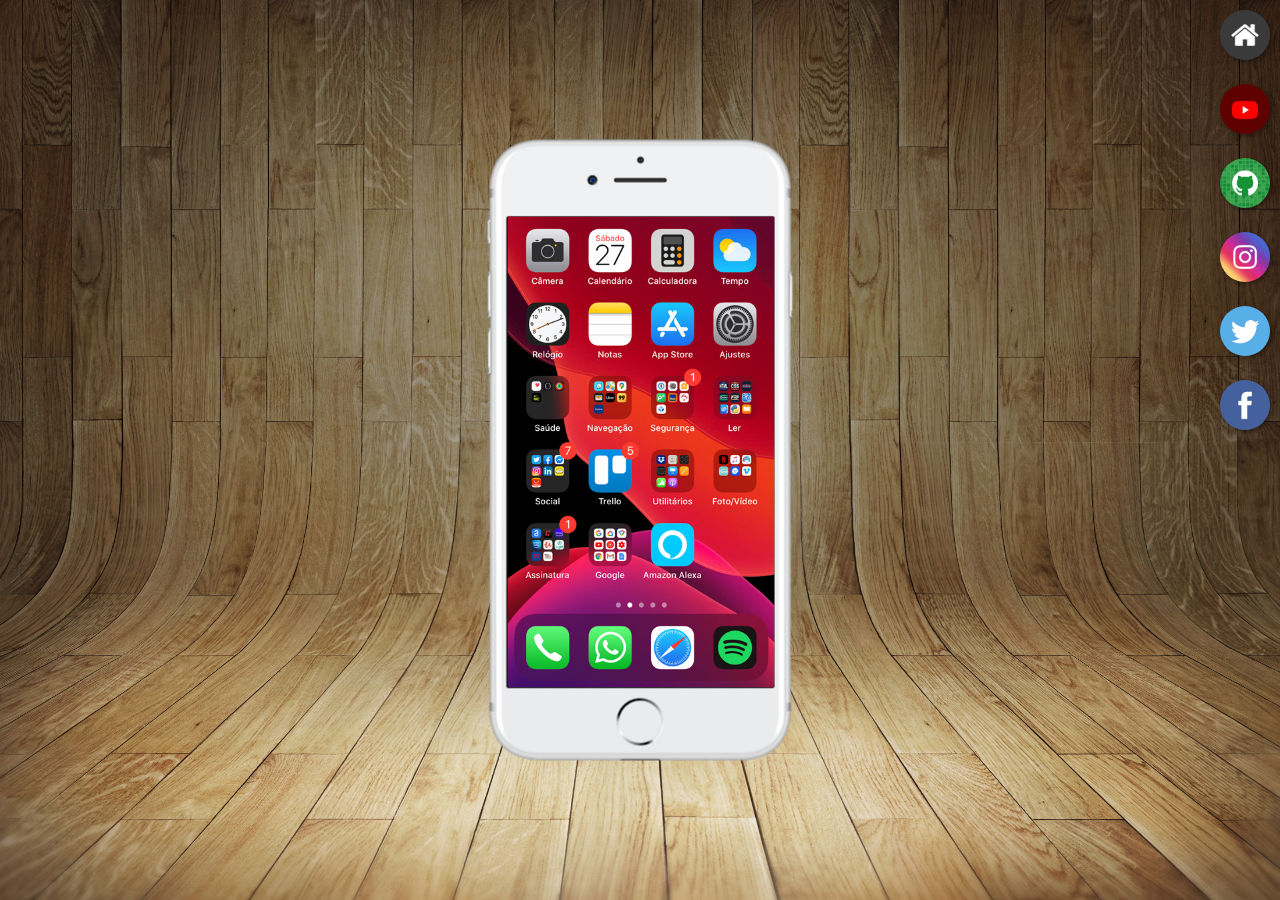
<file: index.html>
<!DOCTYPE html>
<html lang="pt-br">
<head>
    <meta charset="UTF-8">
    <meta name="viewport" content="width=device-width, initial-scale=1.0">
    <link rel="shortcut icon" href="favicon.ico" type="image/x-icon">
    <link rel="stylesheet" href="style.css">
    <title>Projeto Redes Sociais</title>
</head>
<body>
    <main>
        <section id="telefone">
            <iframe src="home.html" name="tela" id="tela" frameborder="0">
                Seu navegador não é compatível com isso.
            </iframe>
        </section>

        <section id="redes-sociais">
            <a href="home.html" target="tela"><img src="imagens/logo-home.jpg" alt="Home"></a><br>
            <a href="youtube.html" target="tela"><img src="imagens/logo-youtube.jpg" alt="Youtube"></a><br>
            <a href="github.html" target="tela"><img src="imagens/logo-github.jpg" alt="GitHub"></a><br>
            <a href="instagram.html" target="tela"><img src="imagens/logo-instagram.jpg" alt="Instagram"></a><br>
            <a href="twitter.html" target="tela"><img src="imagens/logo-twitter.jpg" alt="Twitter"></a><br>
            <a href="facebook.html" target="tela"><img src="imagens/logo-facebook.jpg" alt="Facebook"></a>
        </section>
    </main>
</body>
</html>
</file>
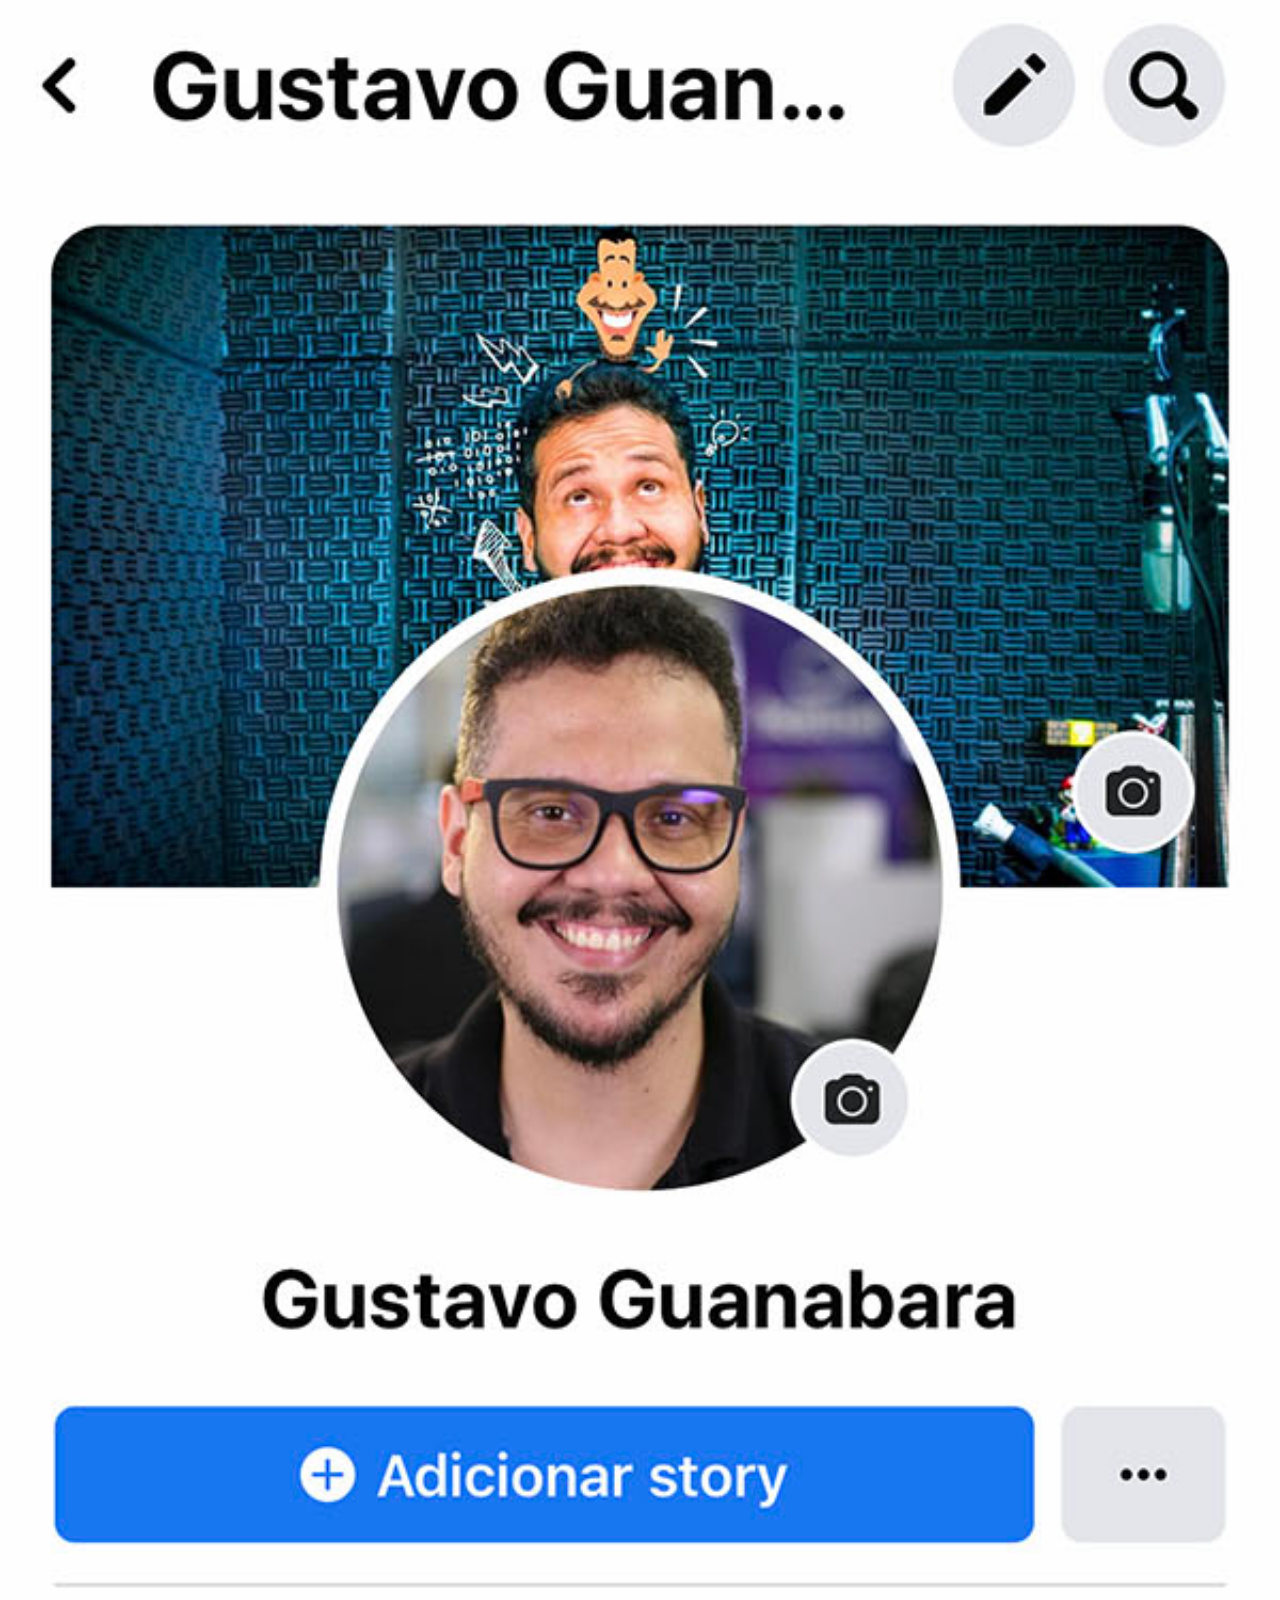
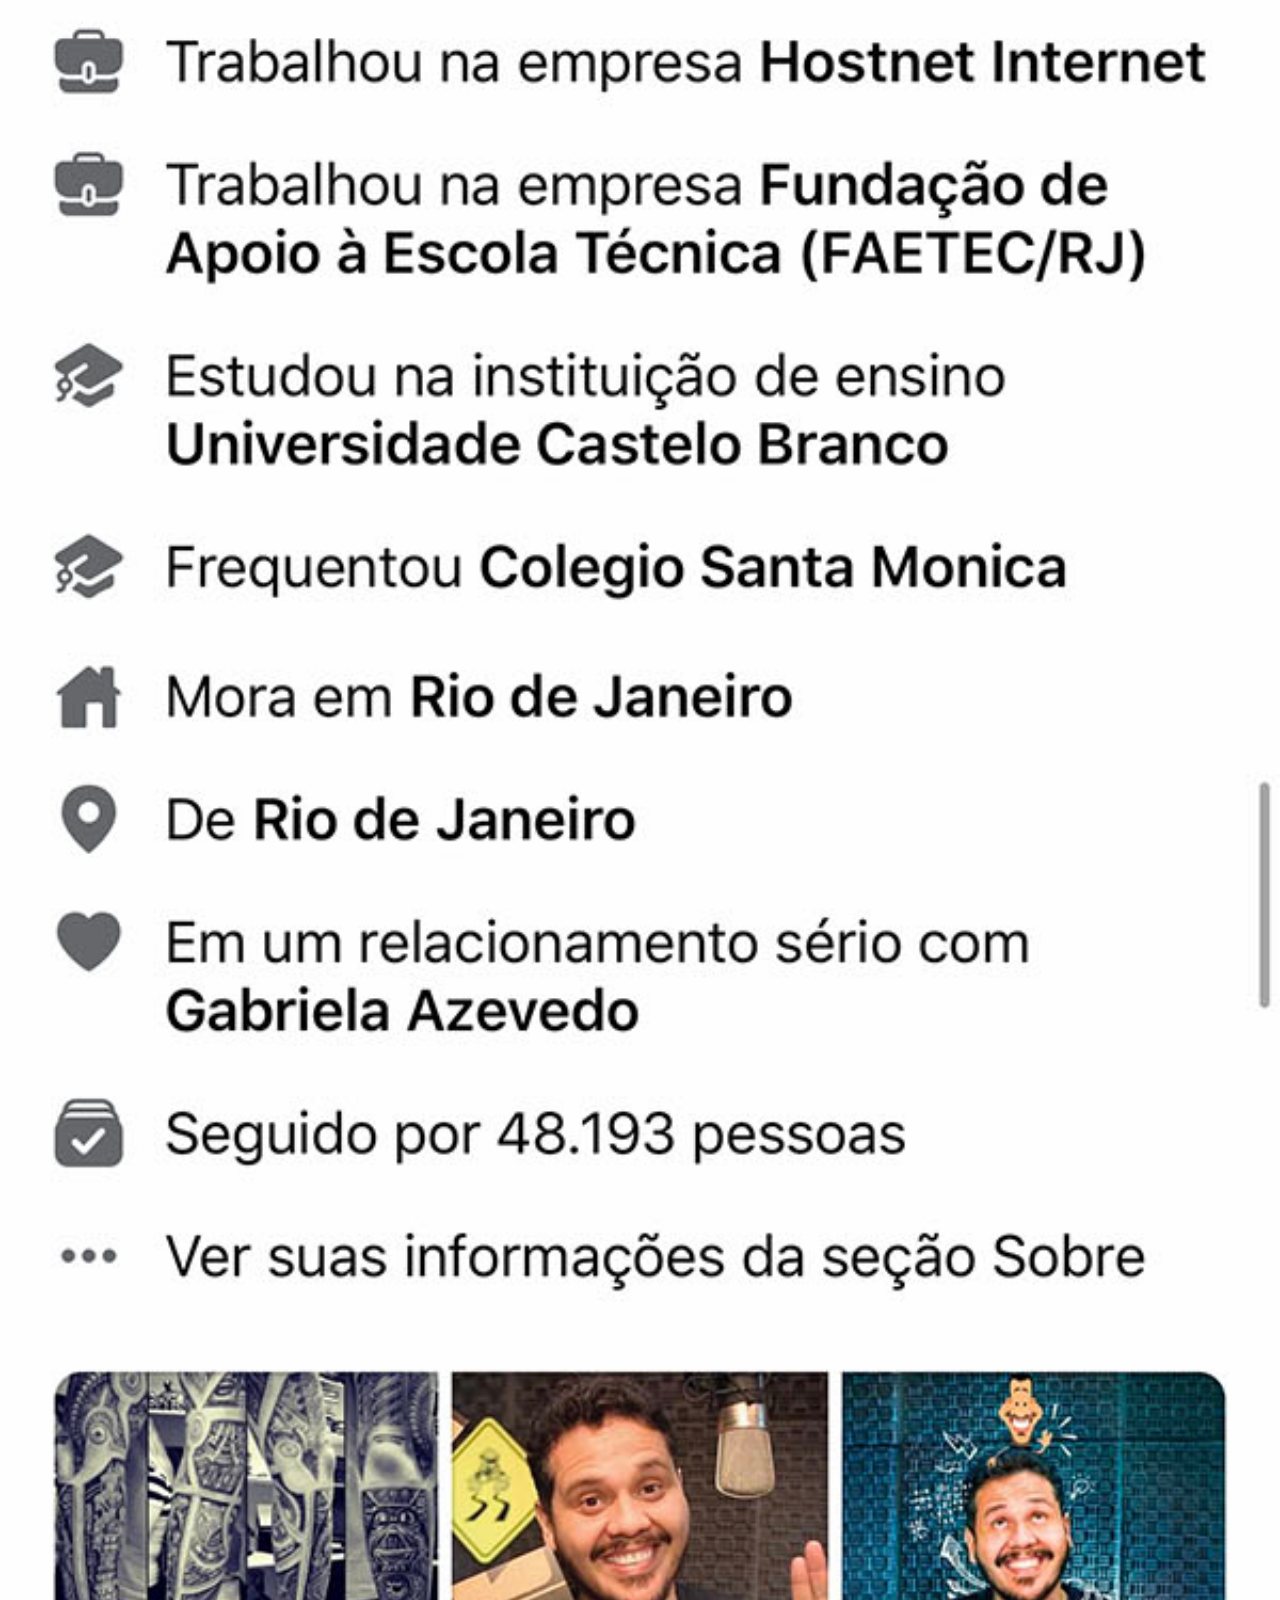
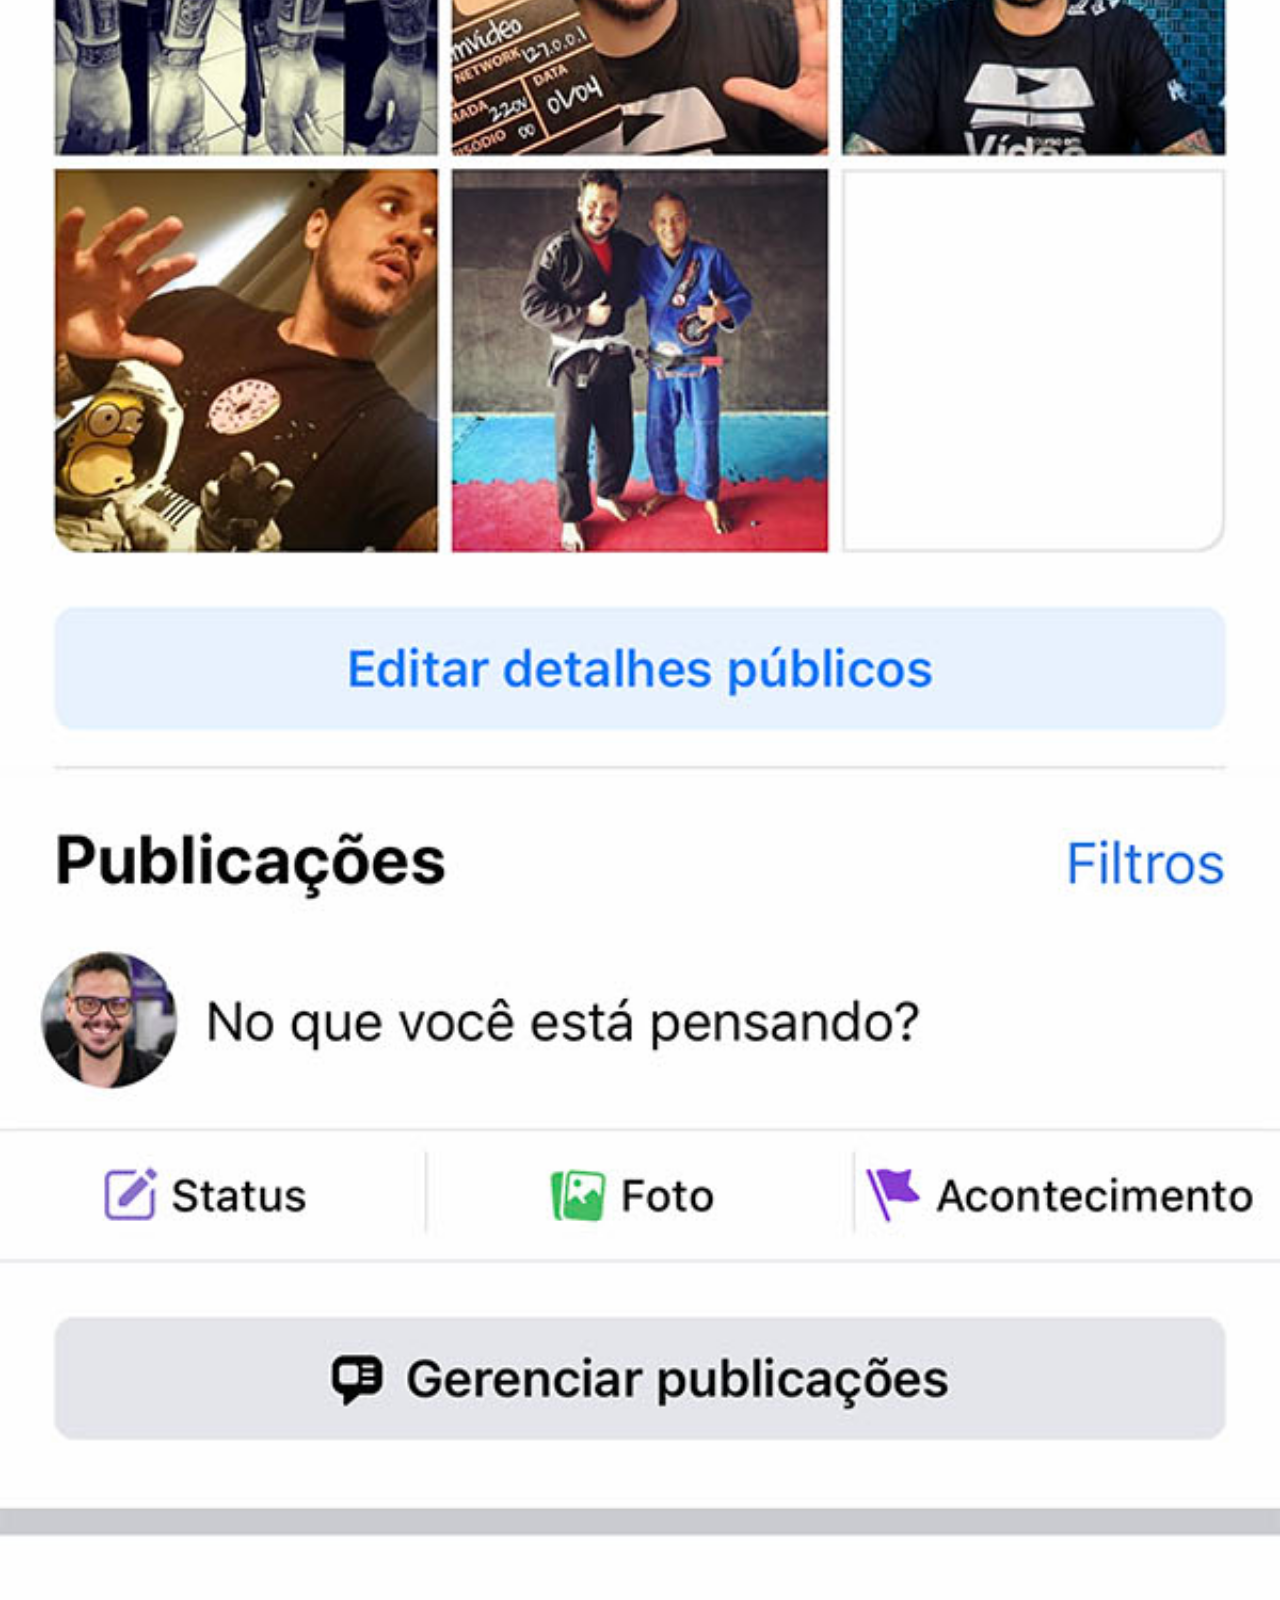
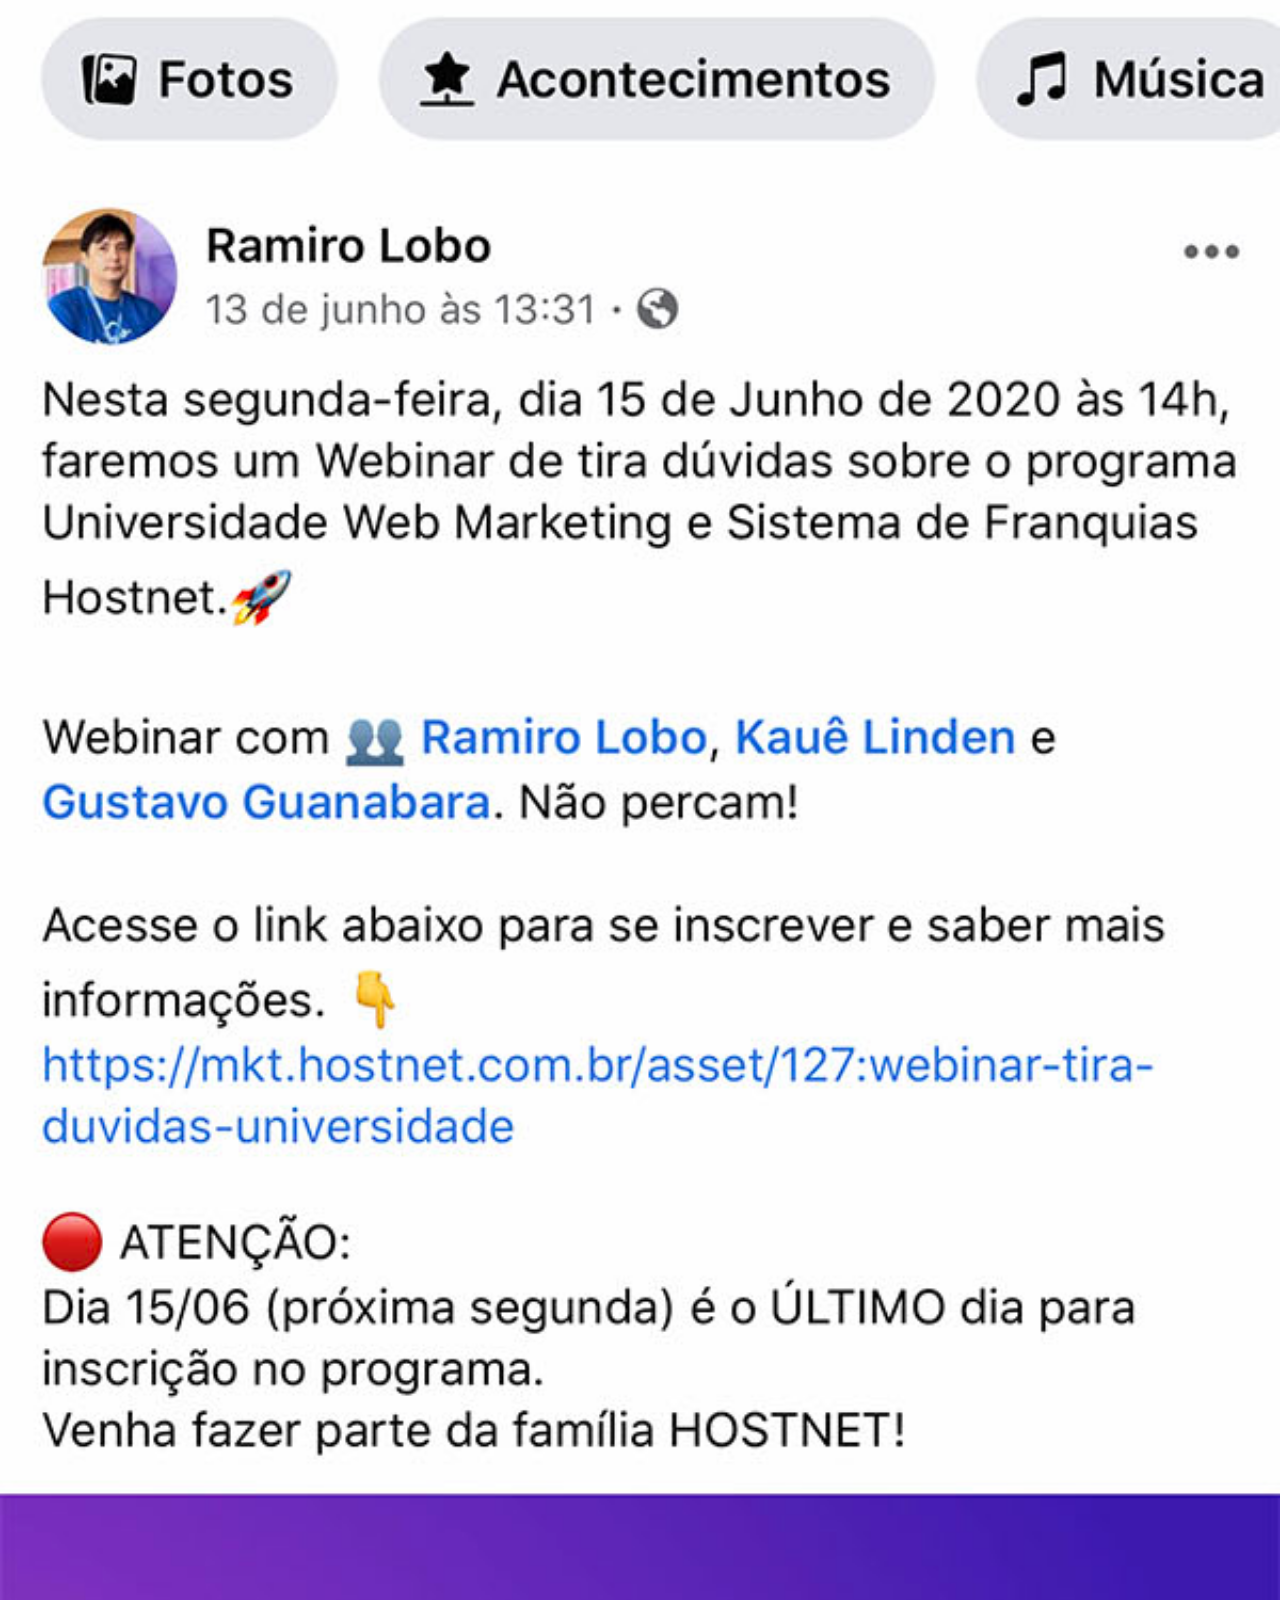
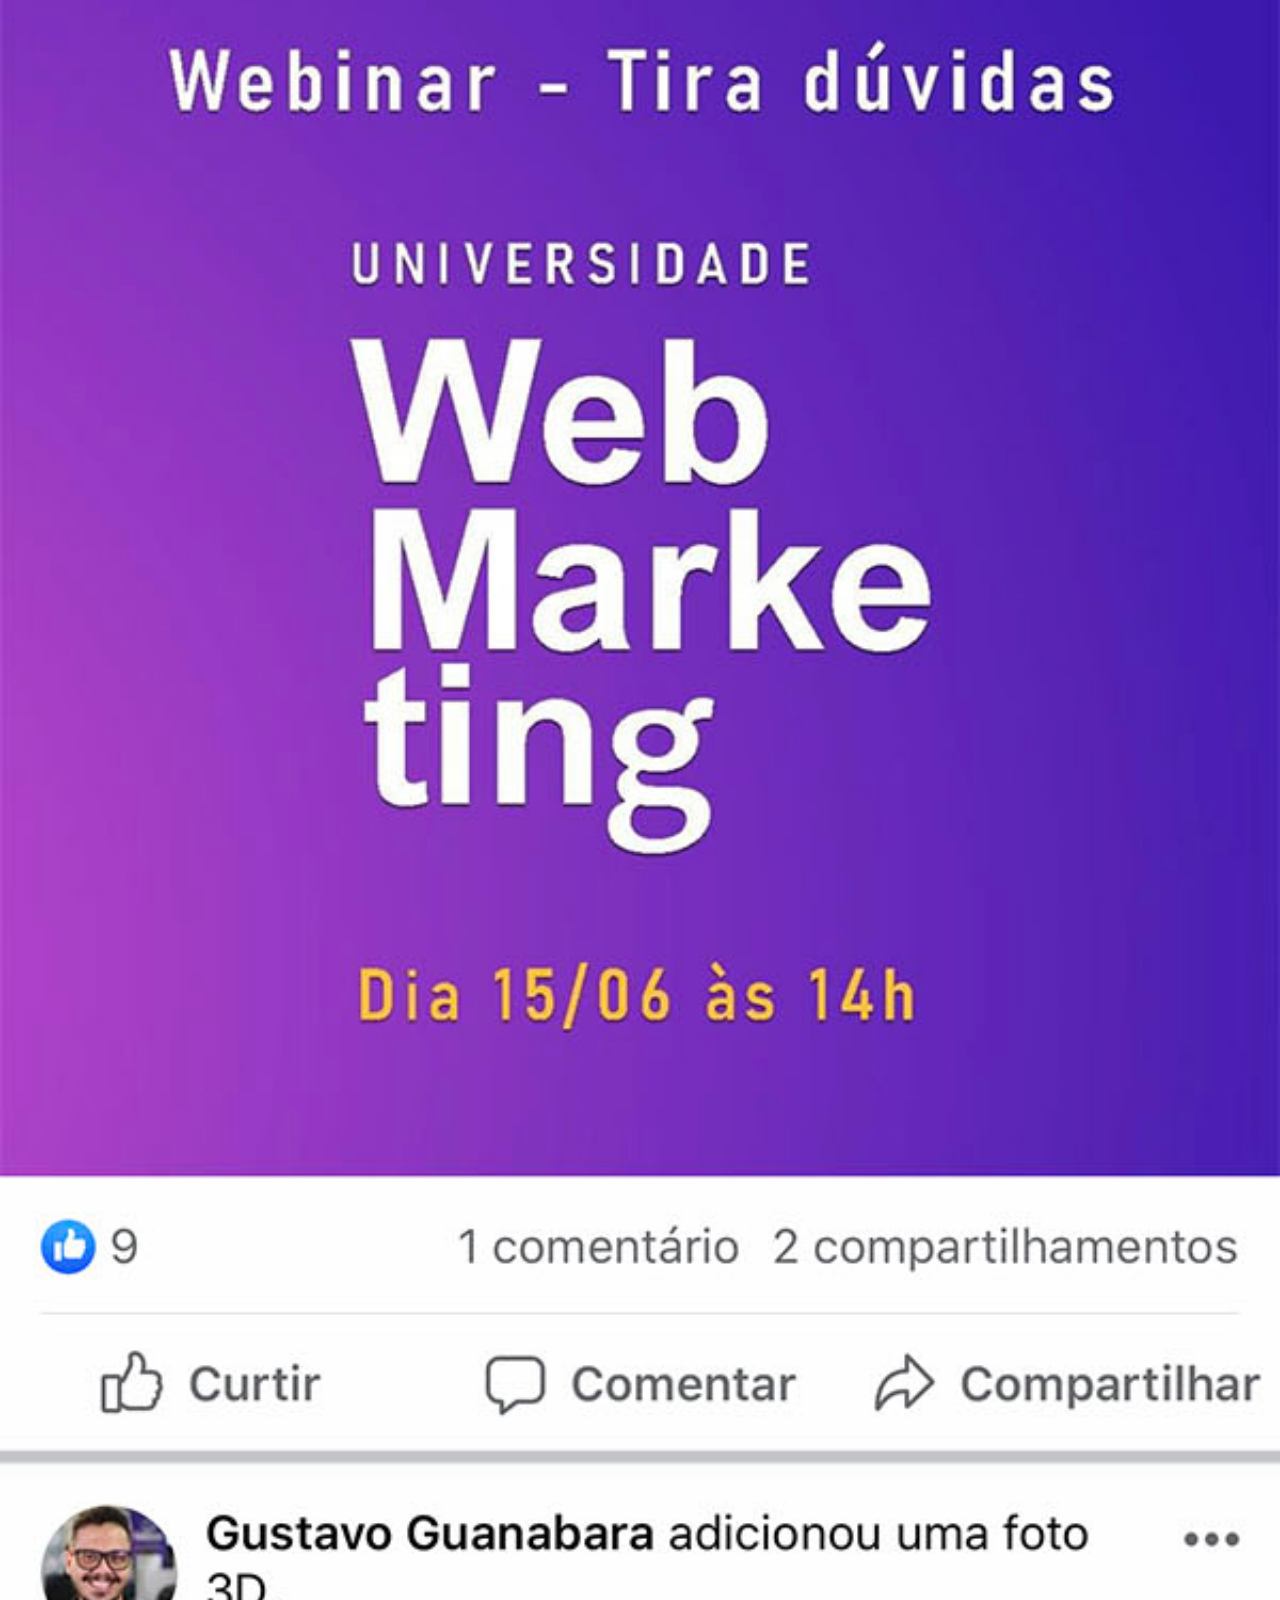
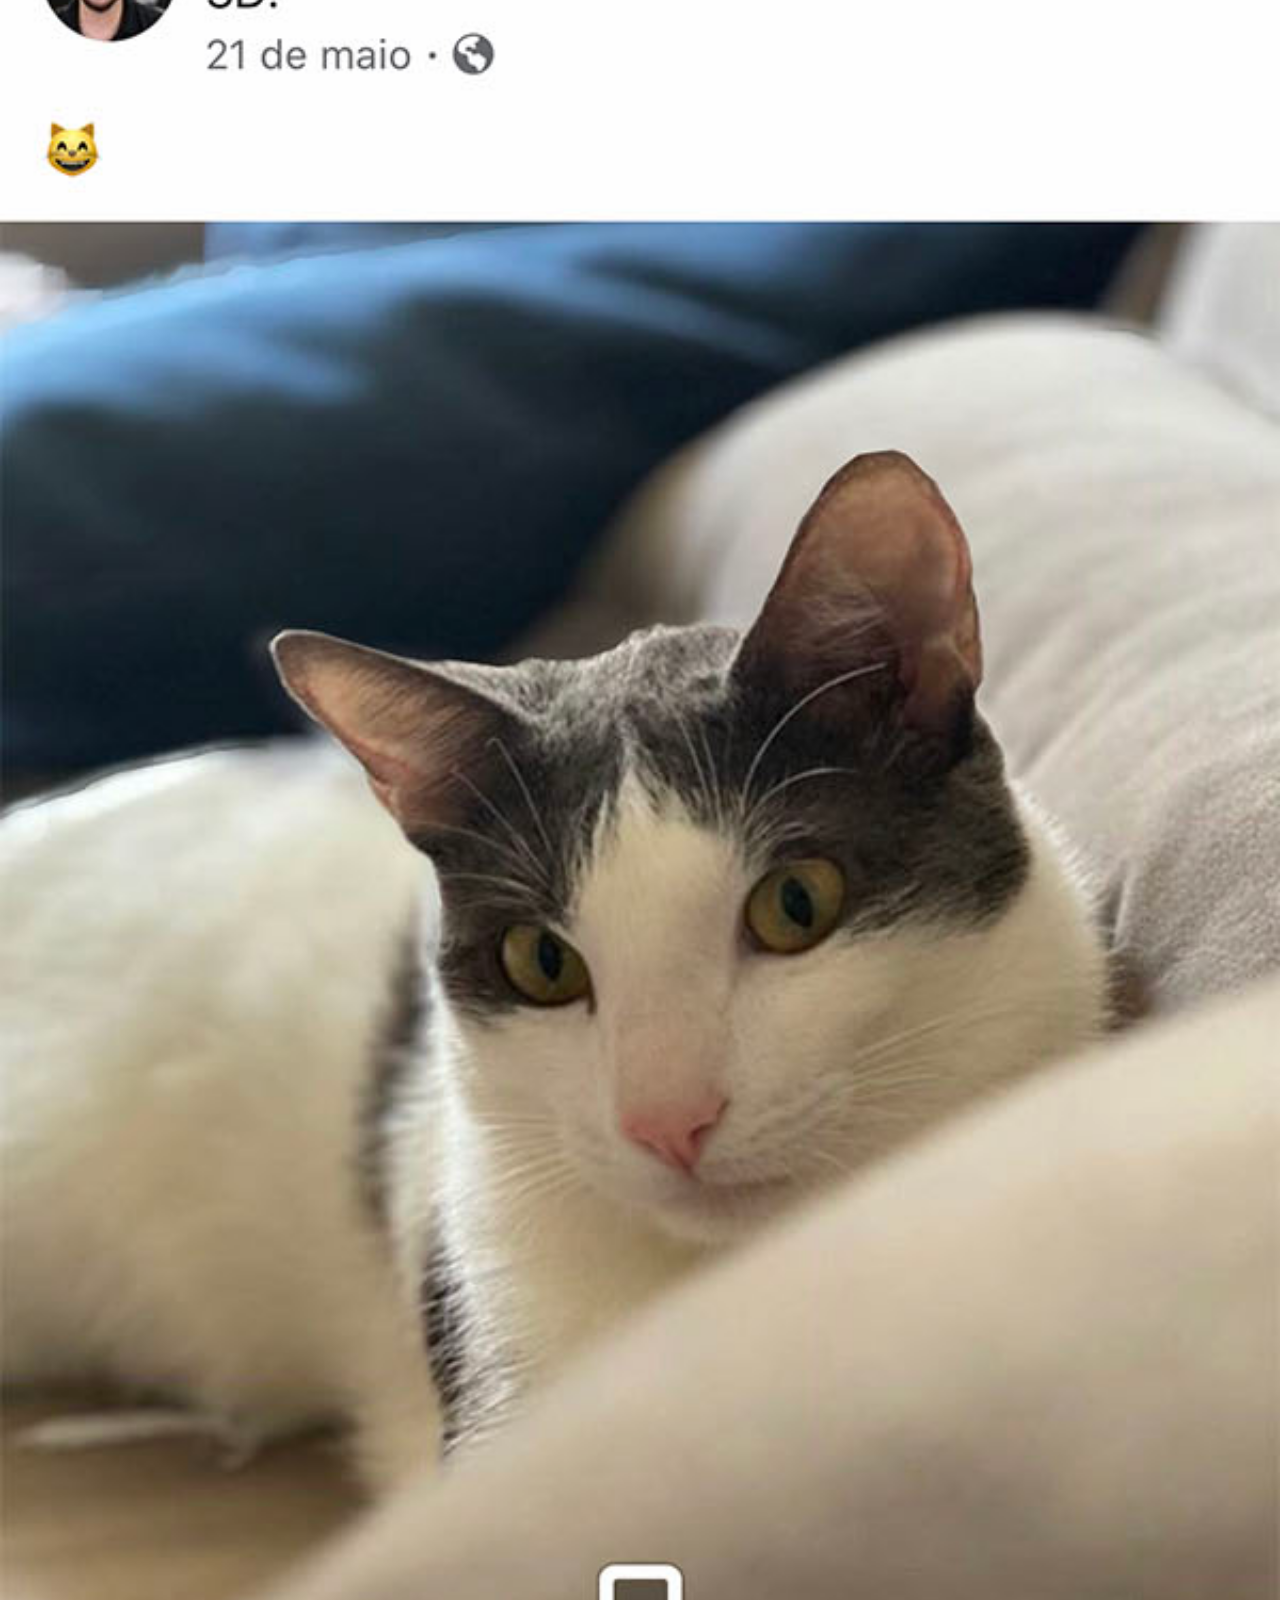
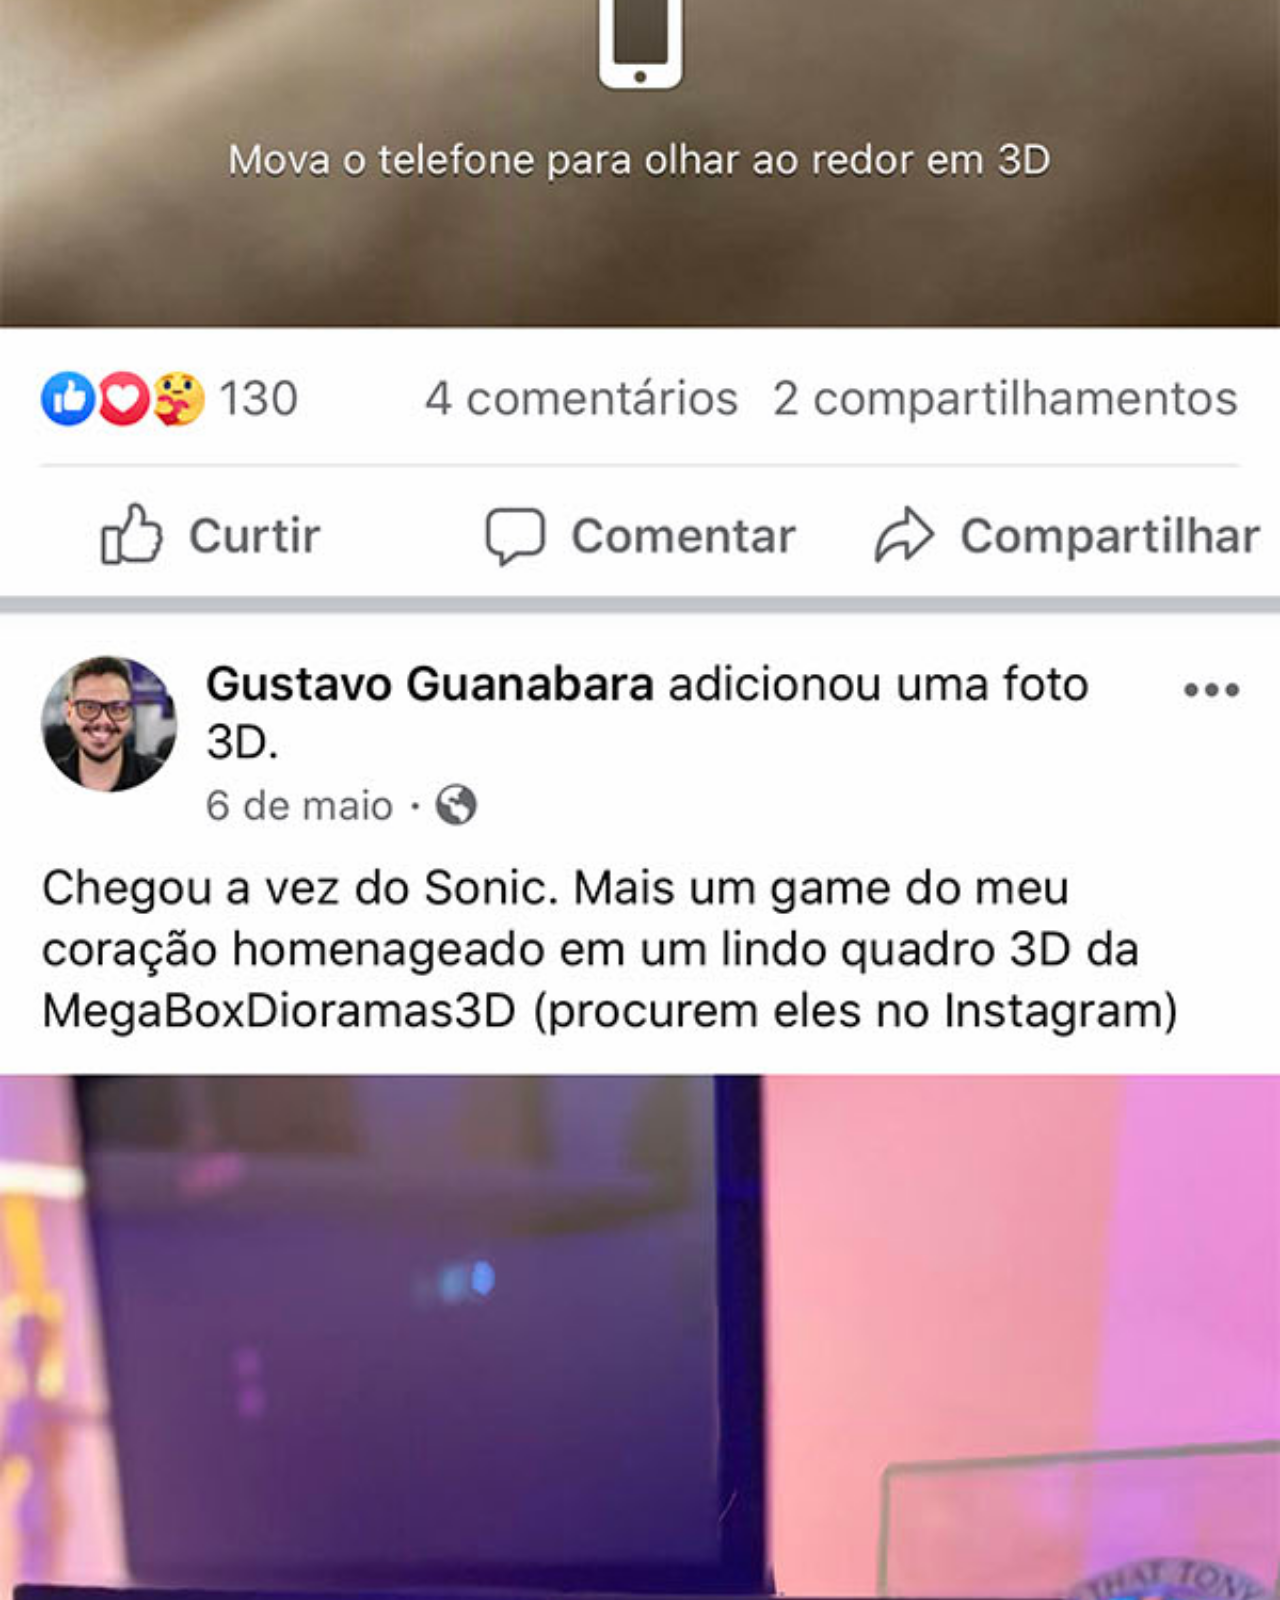
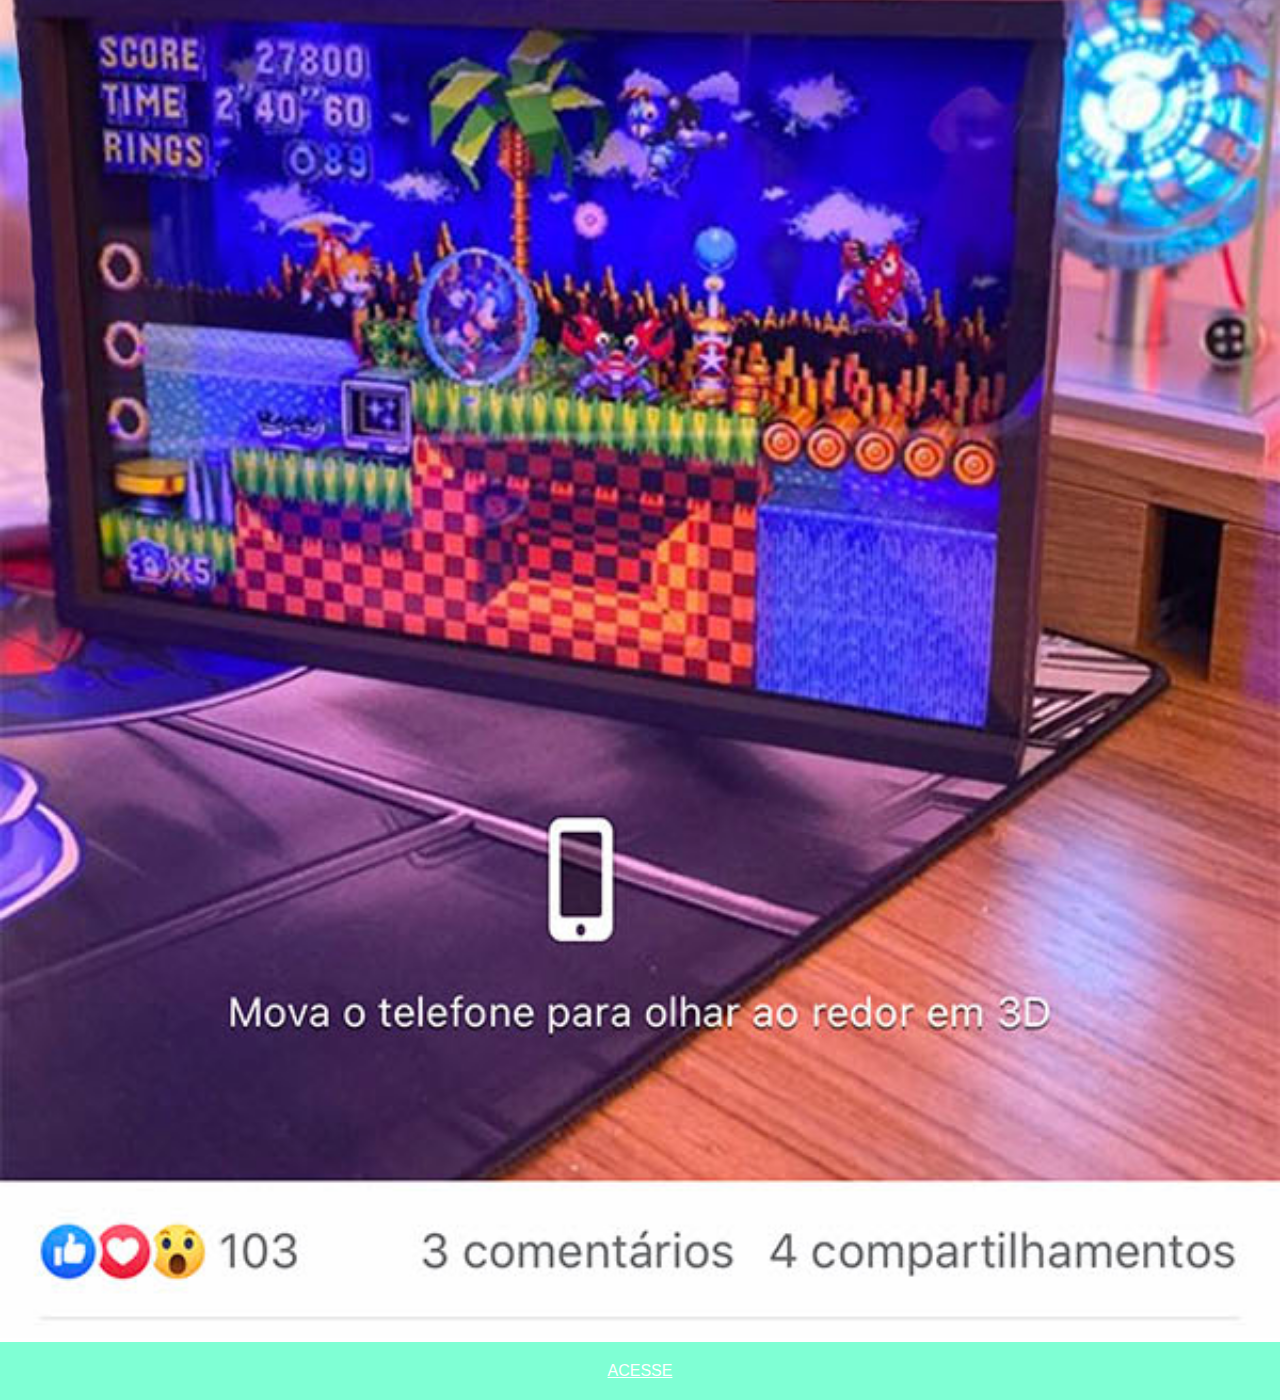
<file: facebook.html>
<!DOCTYPE html>
<html lang="pt-br">
<head>
    <meta charset="UTF-8">
    <meta name="viewport" content="width=device-width, initial-scale=1.0">
    <title>Facebook</title>
</head>
<style>
    * {
        margin: 0px;
        padding:0px;
        font-family: Arial, Helvetica, sans-serif;
    }

    ::-webkit-scrollbar {
            width: 0px;
            height: 0px;
        }

    img {
        width: 100vw;
    }

    a {
        padding: 20px;
        display: block;
        color: white;
        text-align: center;
        background-color: aquamarine;
    }
</style>
<body>
    <img src="imagens/tela-facebook.jpg" alt="Facebook">
    <a href="https://pt-br.facebook.com/">ACESSE</a>
</body>
</html>
</file>
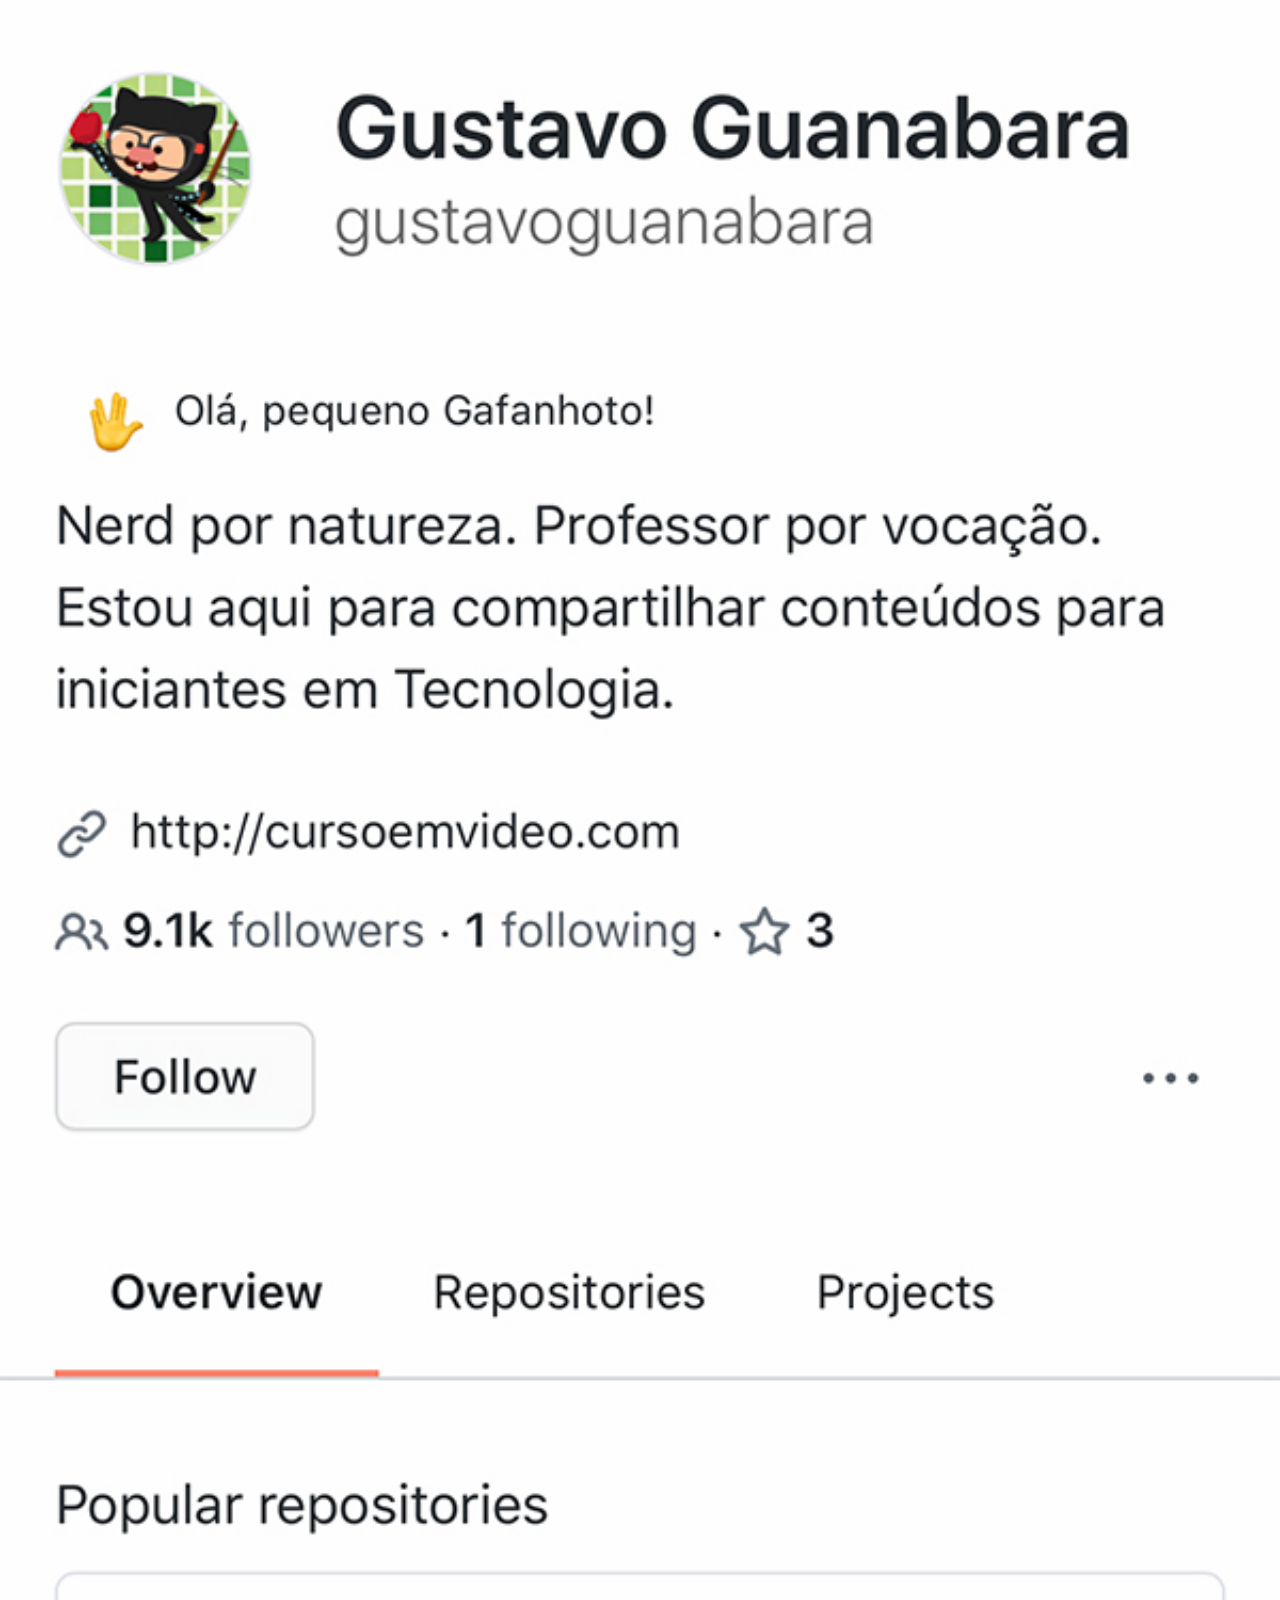
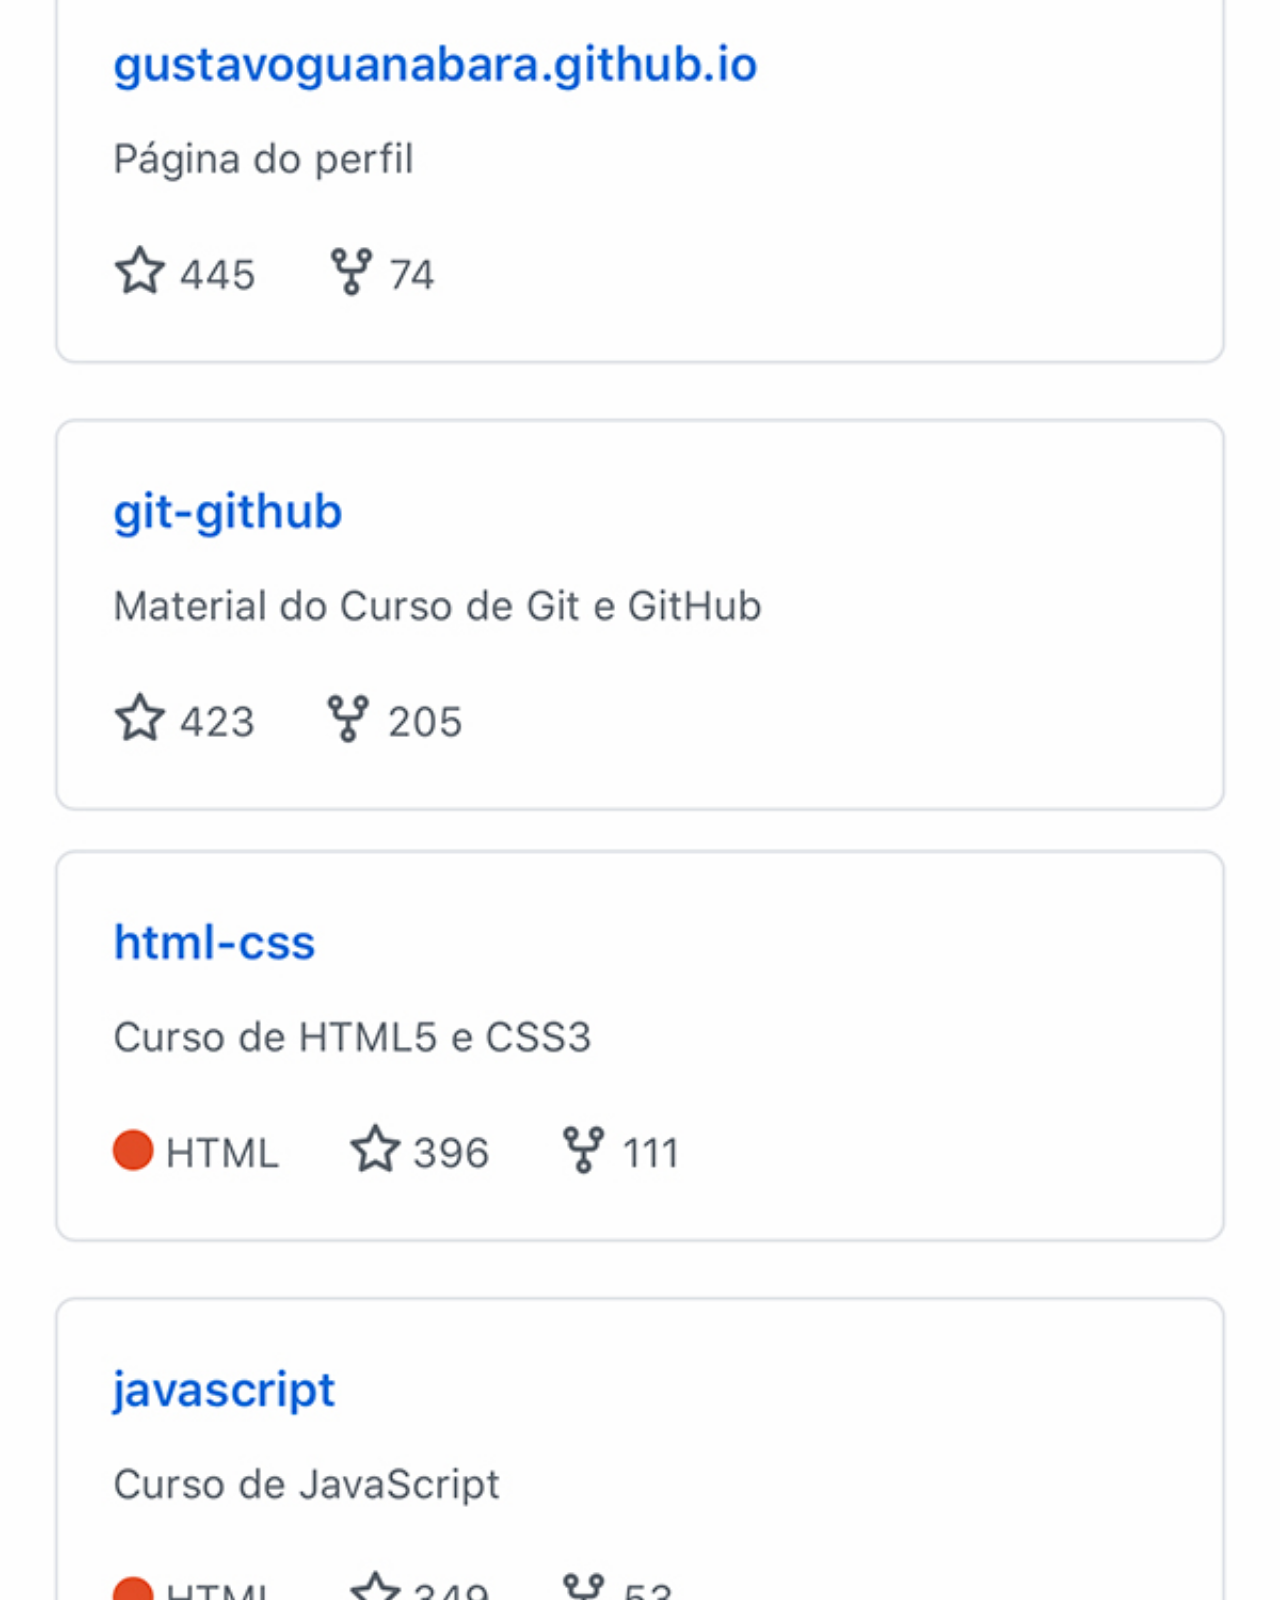
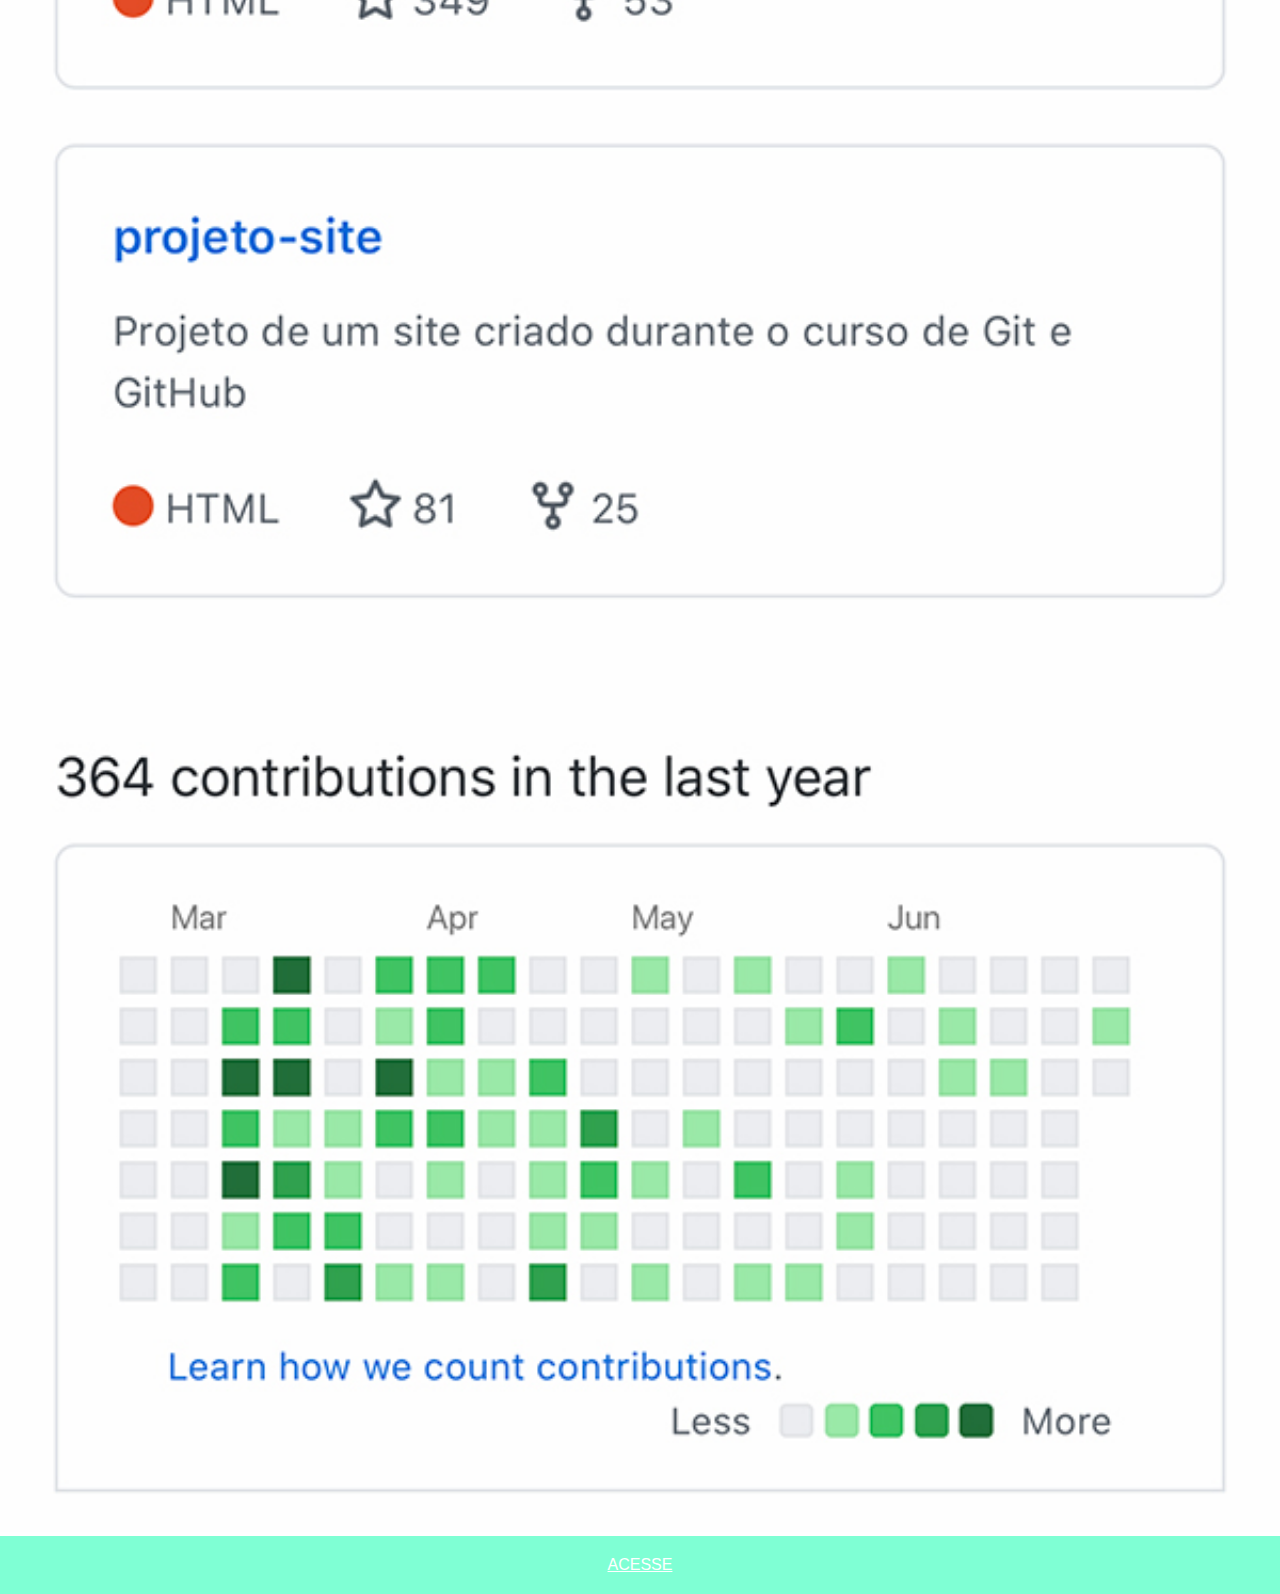
<file: github.html>
<!DOCTYPE html>
<html lang="pt-br">
<head>
    <meta charset="UTF-8">
    <meta name="viewport" content="width=device-width, initial-scale=1.0">
    <title>GitHub</title>
</head>
<style>
    *  {
        margin: 0px;
        padding: 0px;
        font-family: Arial, Helvetica, sans-serif;
    }

    ::-webkit-scrollbar {
            width: 0px;
            height: 0px;
        }

    img {
        width: 100vw;
    }
    
    a {
        padding: 20px;
        display: block;
        text-align: center;
        color: white;
        background-color: aquamarine;
    }
</style>
<body>
    <img src="imagens/tela-github.jpg" alt="GitHub">
    <a href="https://github.com/jprogoski" target="_blank">ACESSE</a>
</body>
</html>
</file>
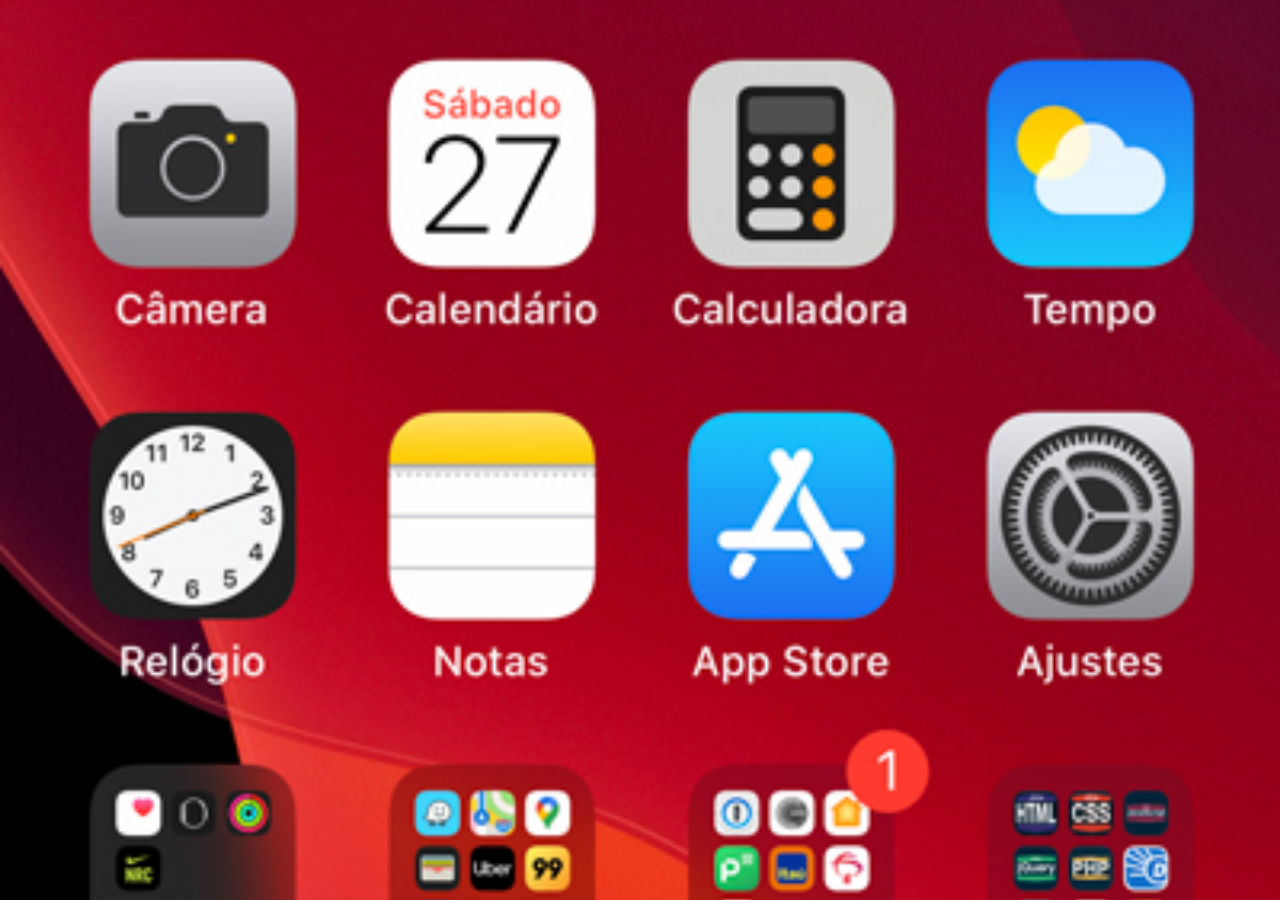
<file: home.html>
<!DOCTYPE html>
<html lang="pt-br">
<head>
    <meta charset="UTF-8">
    <meta name="viewport" content="width=device-width, initial-scale=1.0">
    <title>Home</title>
</head>
<style>
    * {
        margin: 0px;
        padding: 0px;
    }

    ::-webkit-scrollbar {
            width: 0px;
            height: 0px;
        }

    body {
        width: 100vw;
        height: 100vh;
        background: black url(imagens/tela-home.jpg) no-repeat top center;
        background-size: cover;
    }
</style>
<body>
    
</body>
</html>
</file>
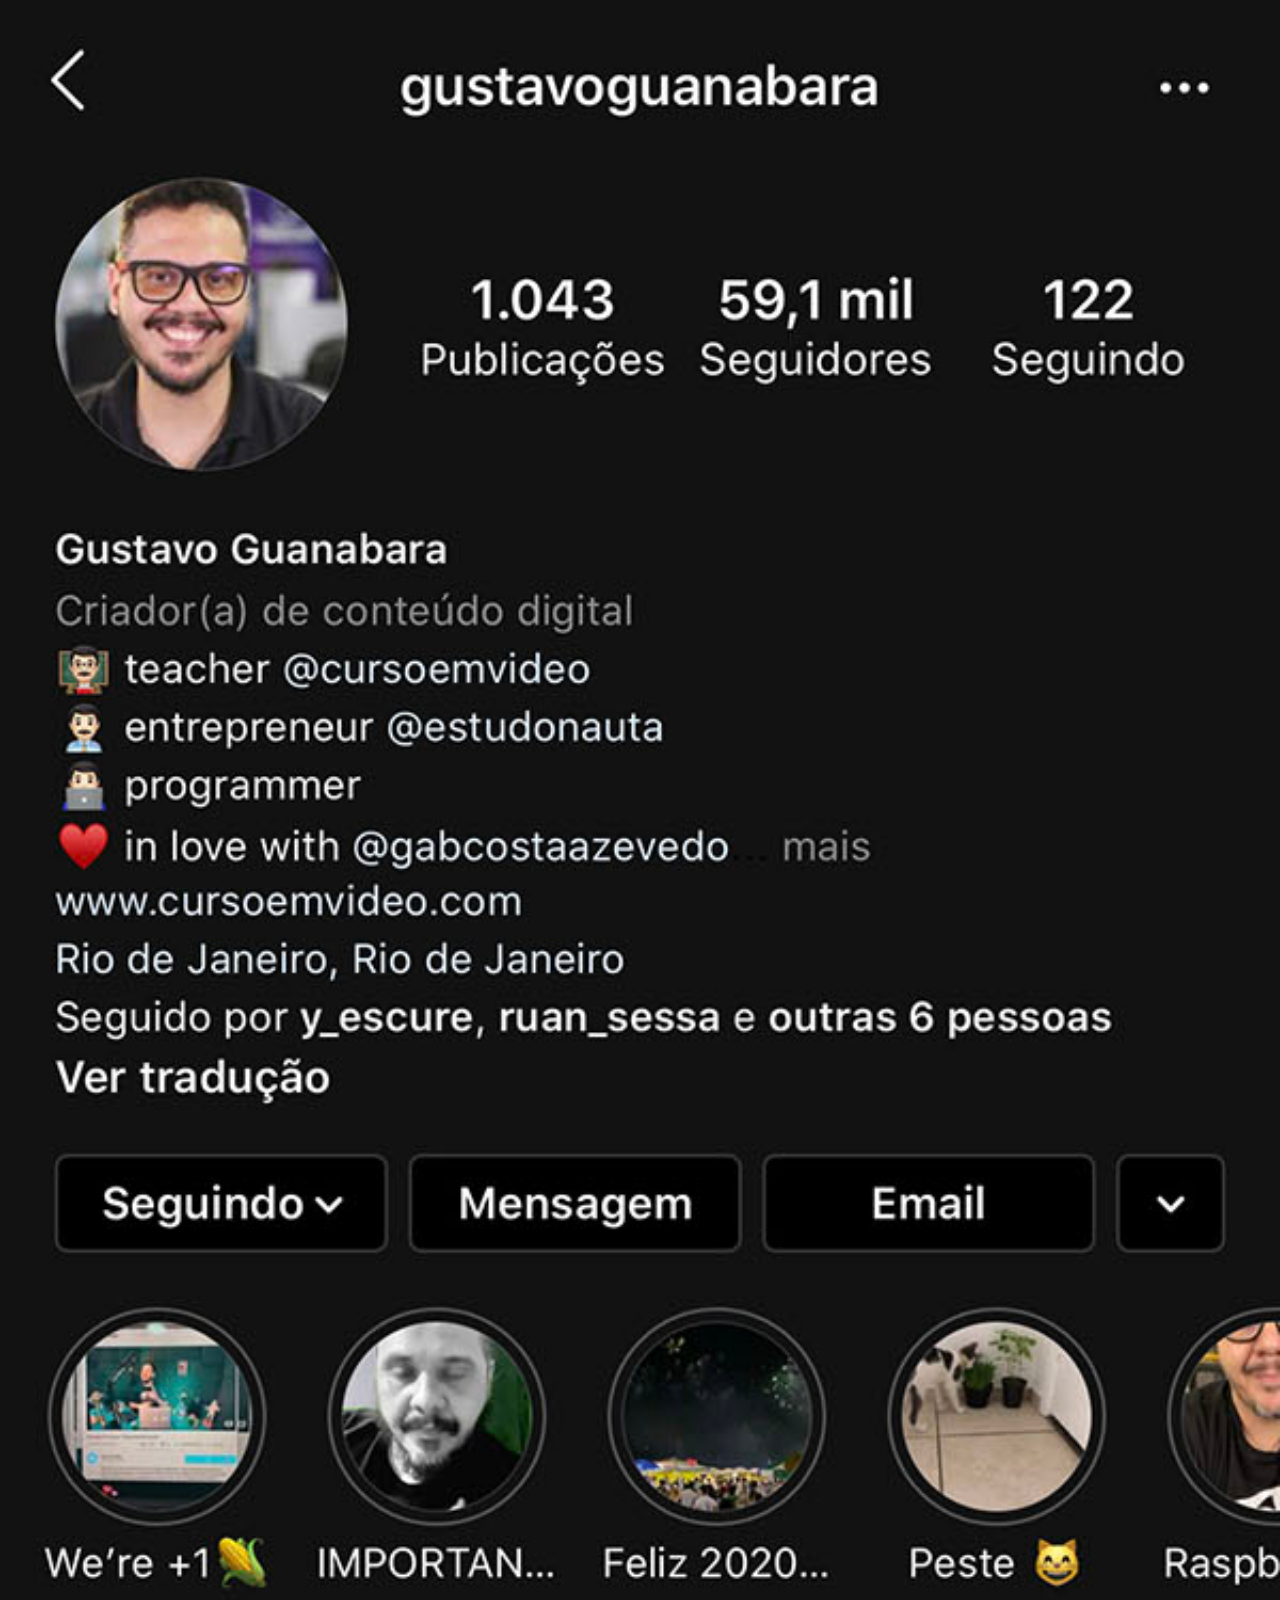
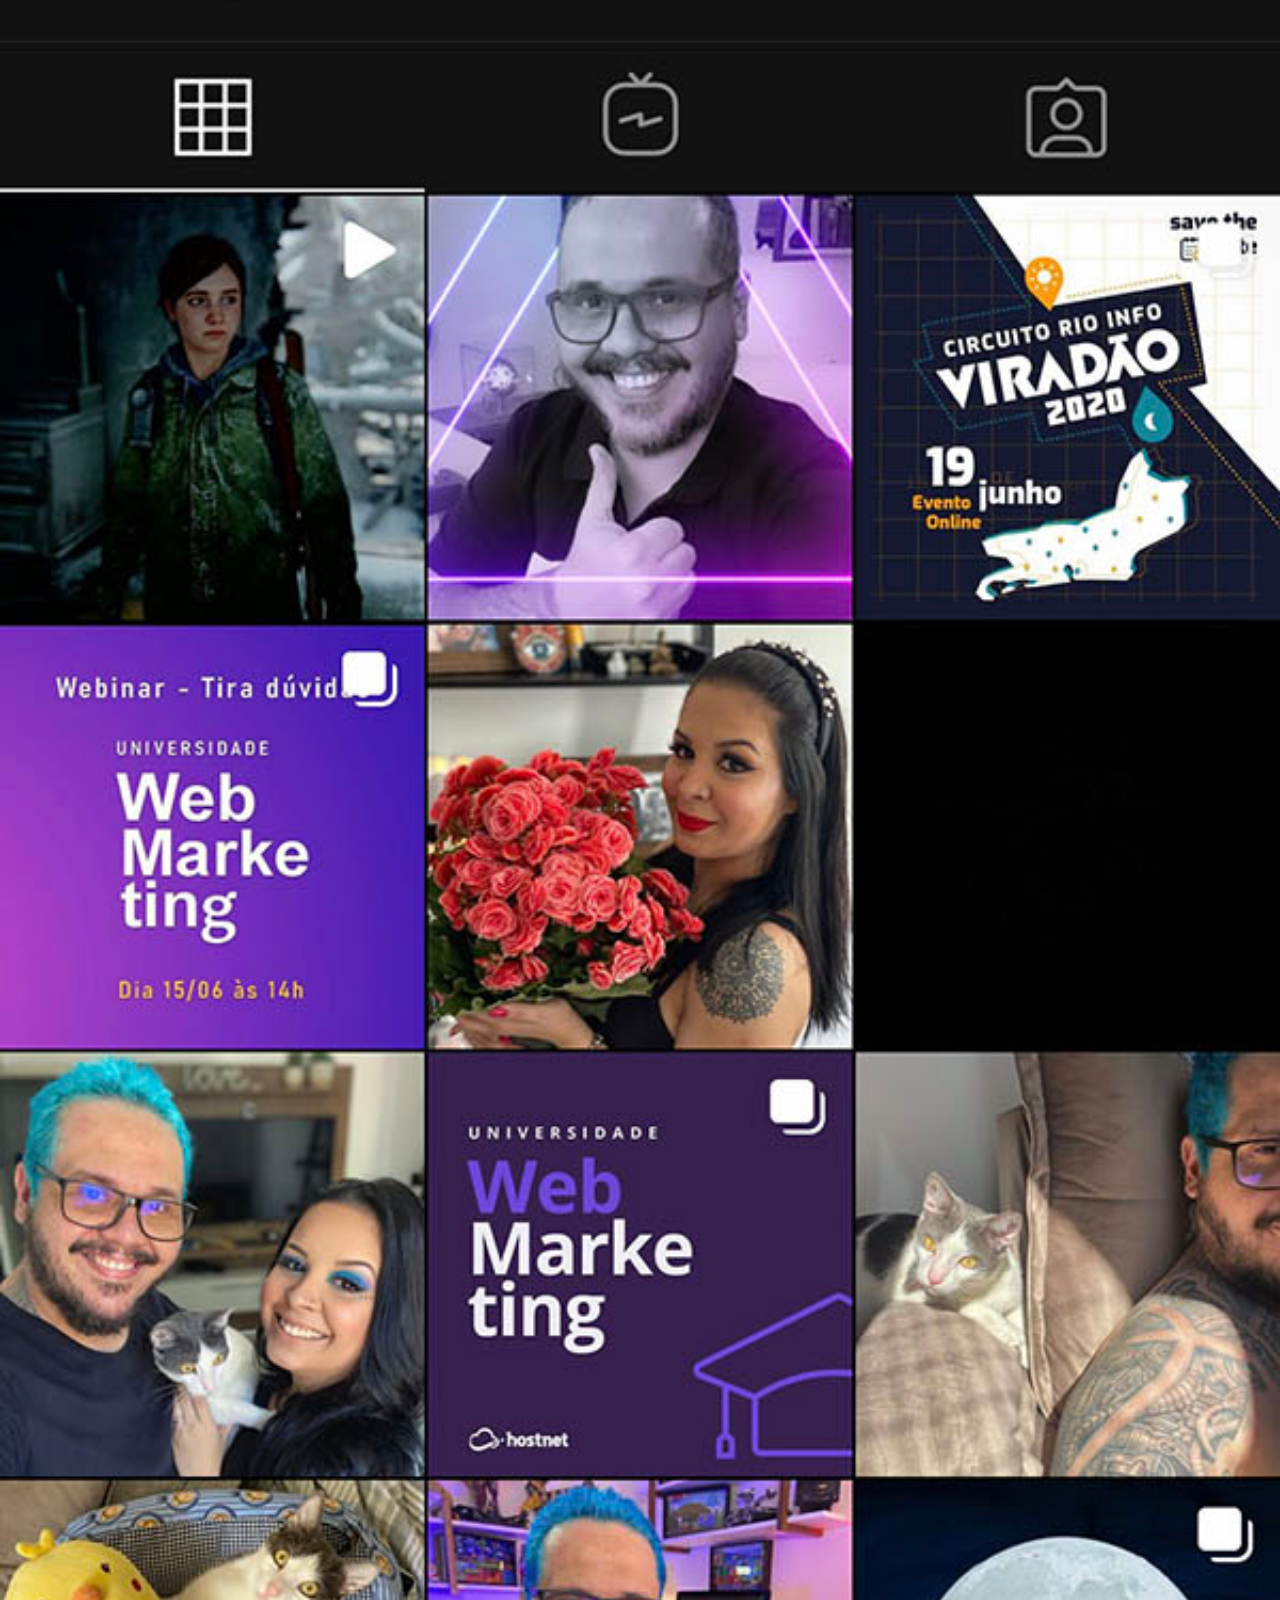
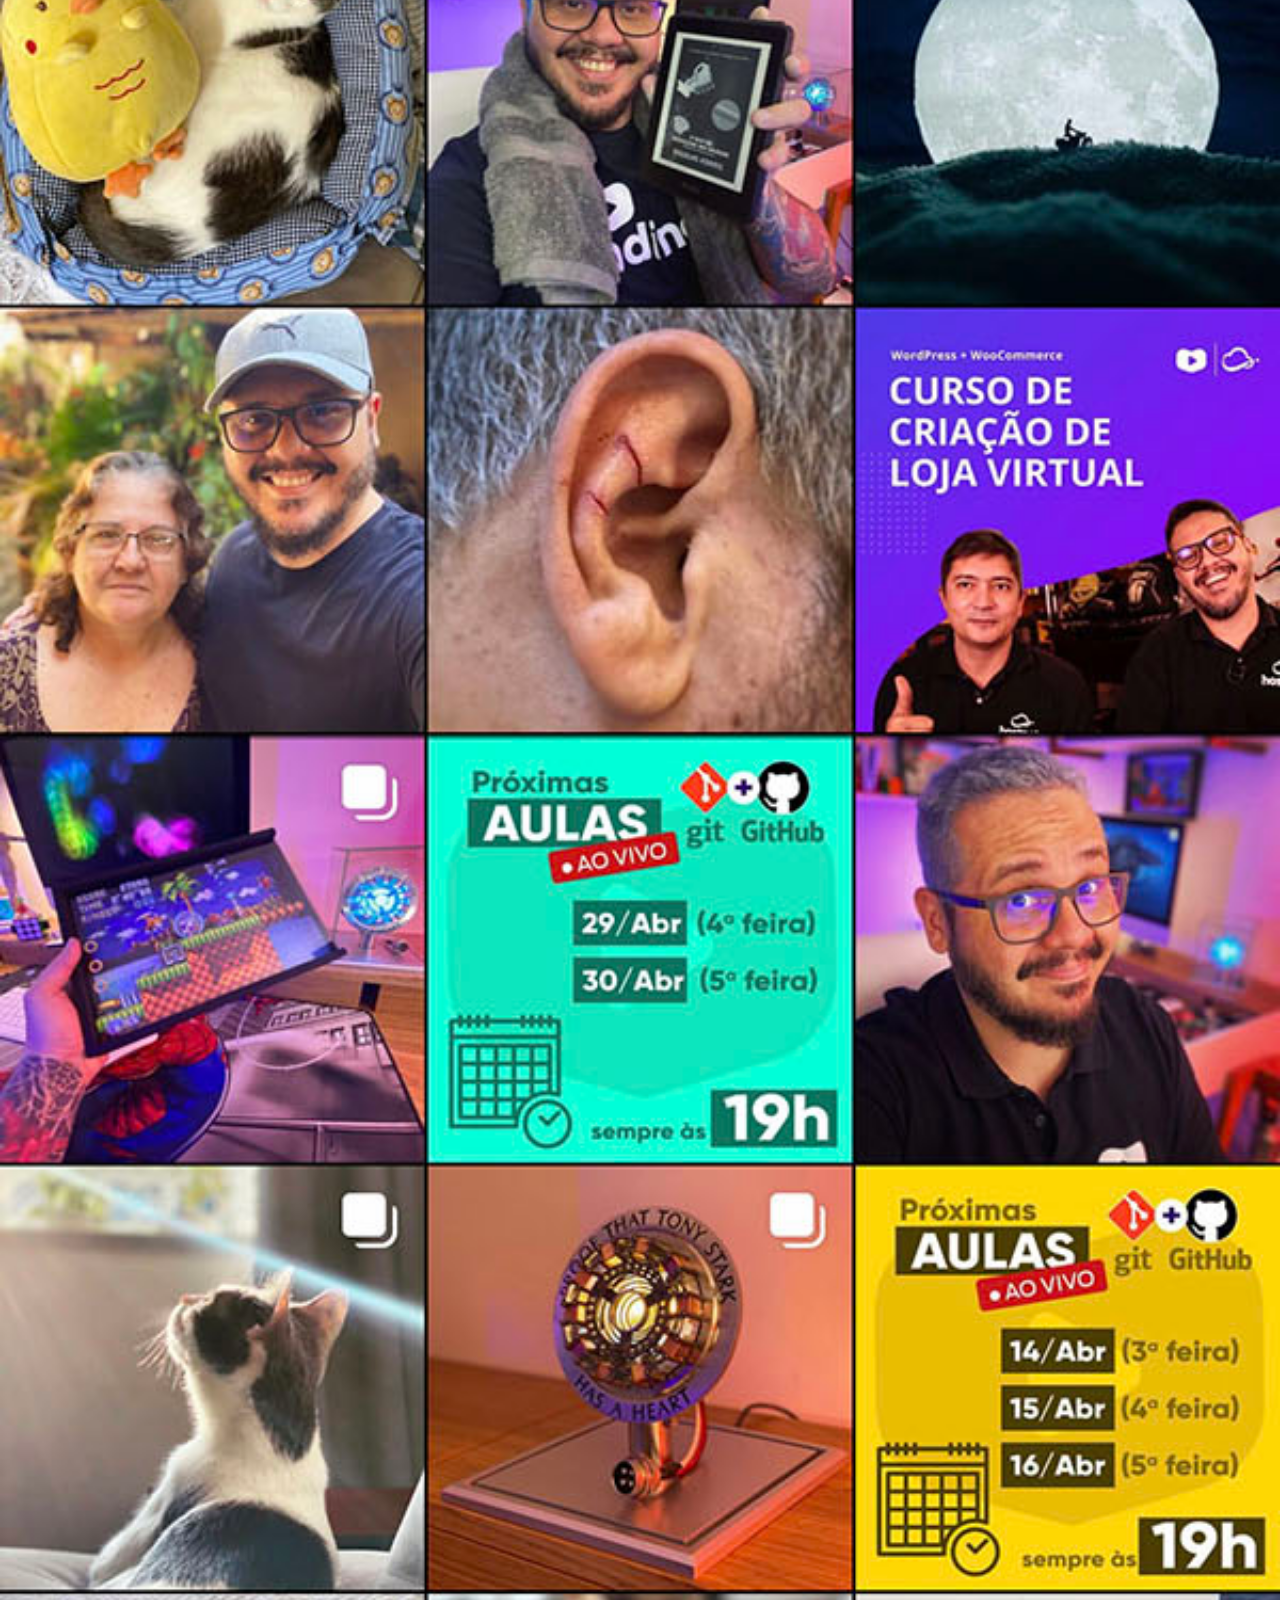
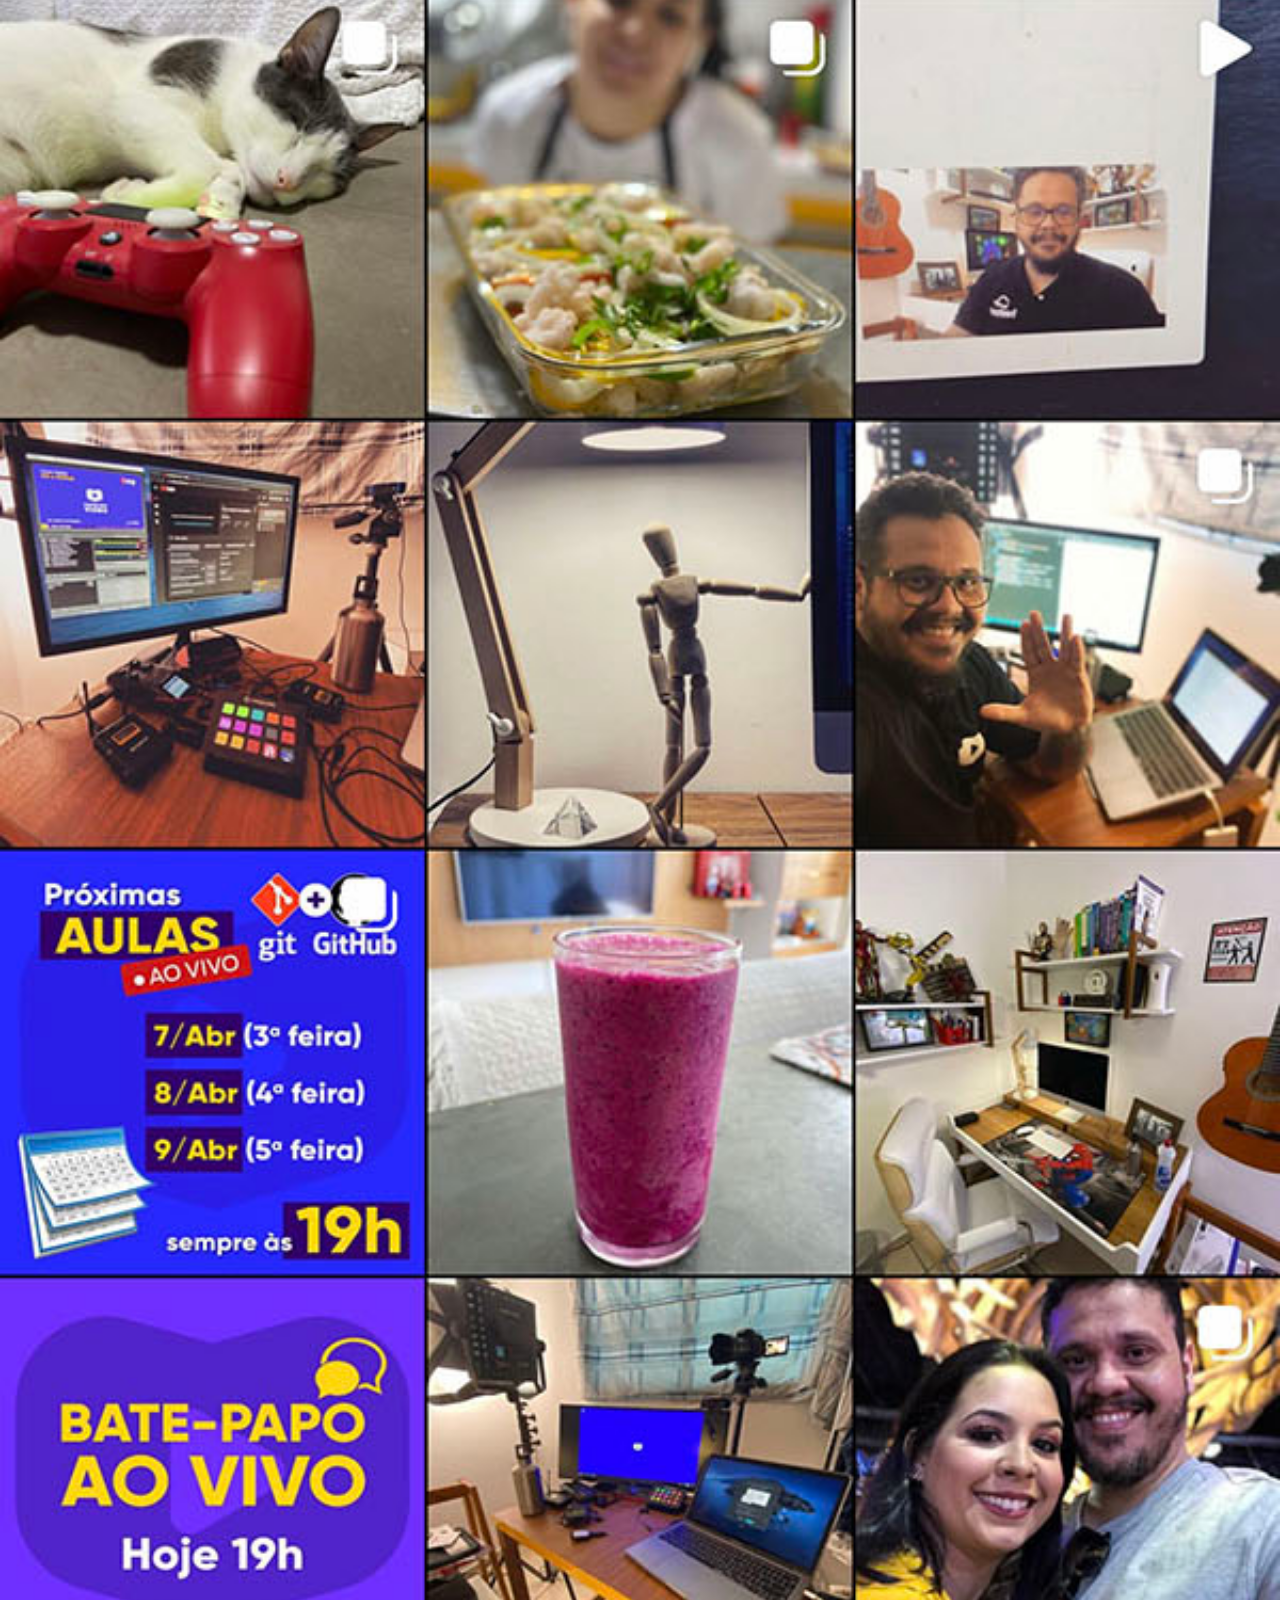
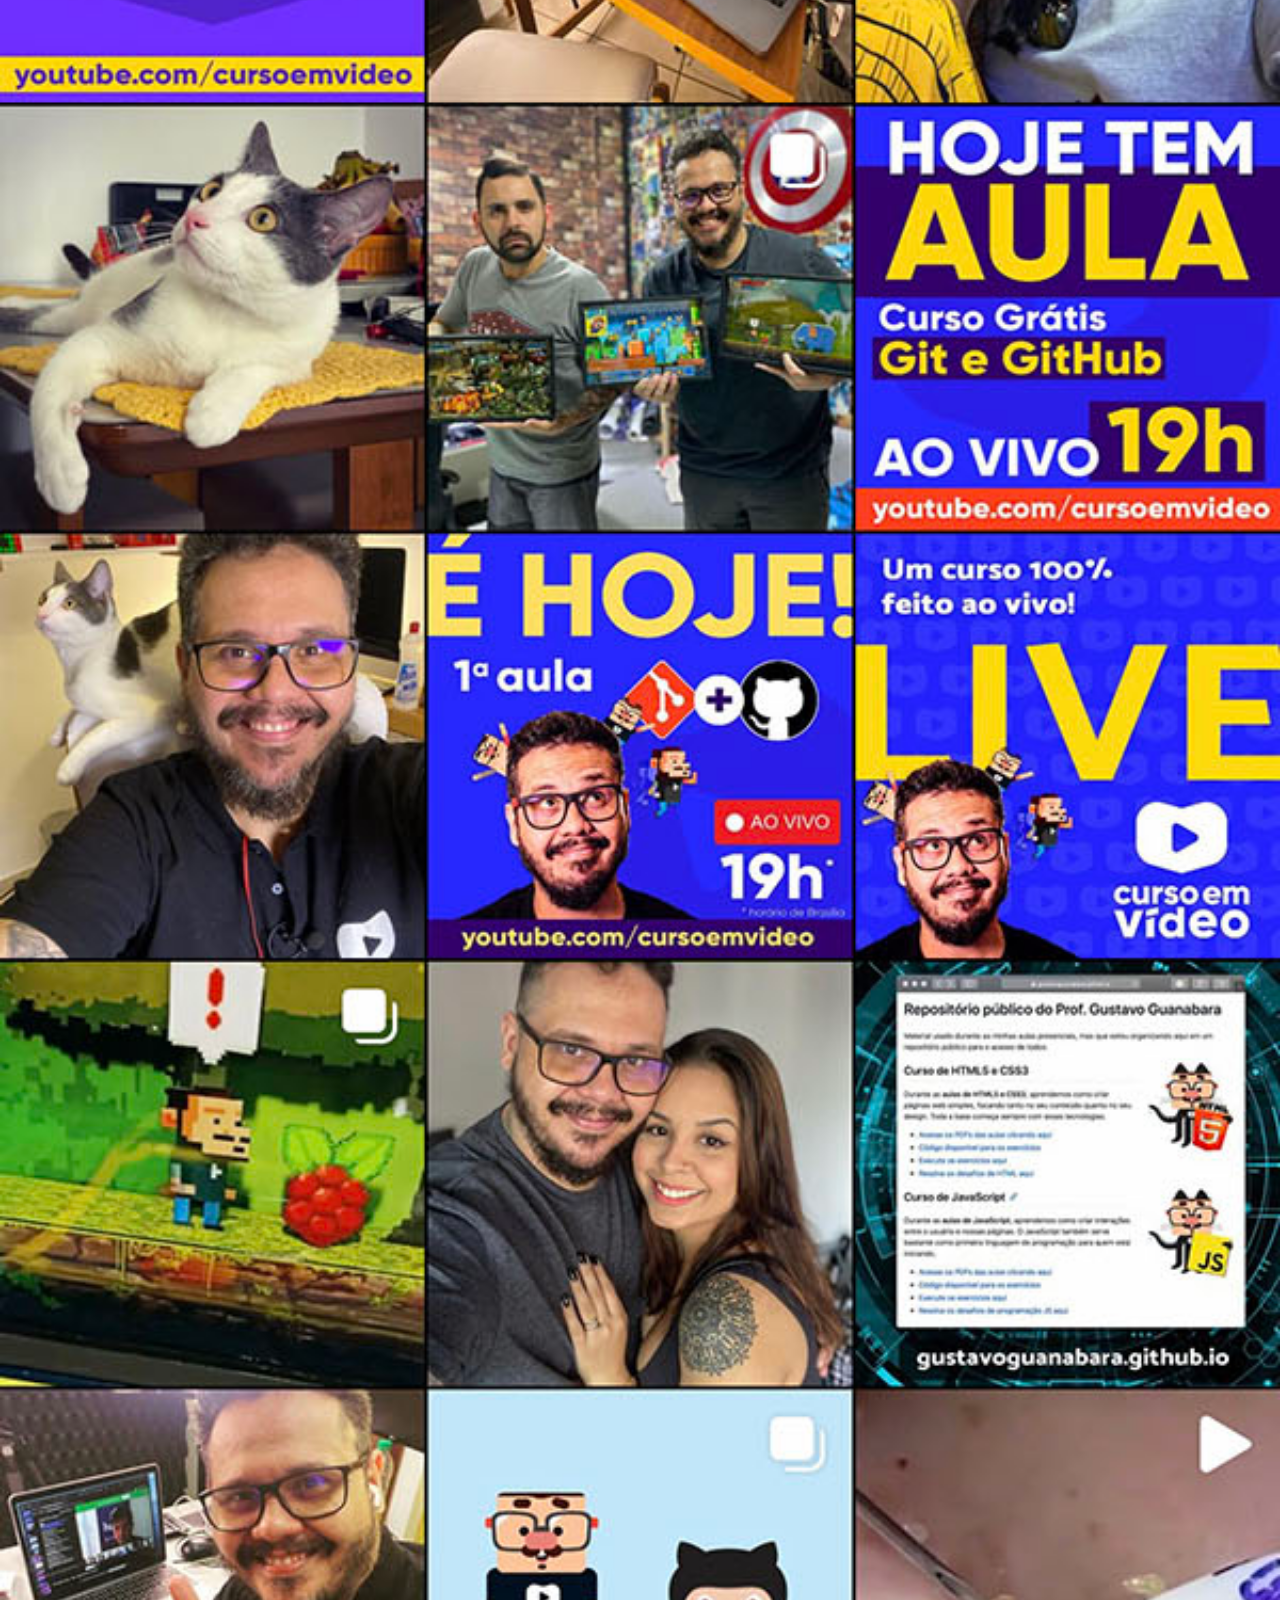
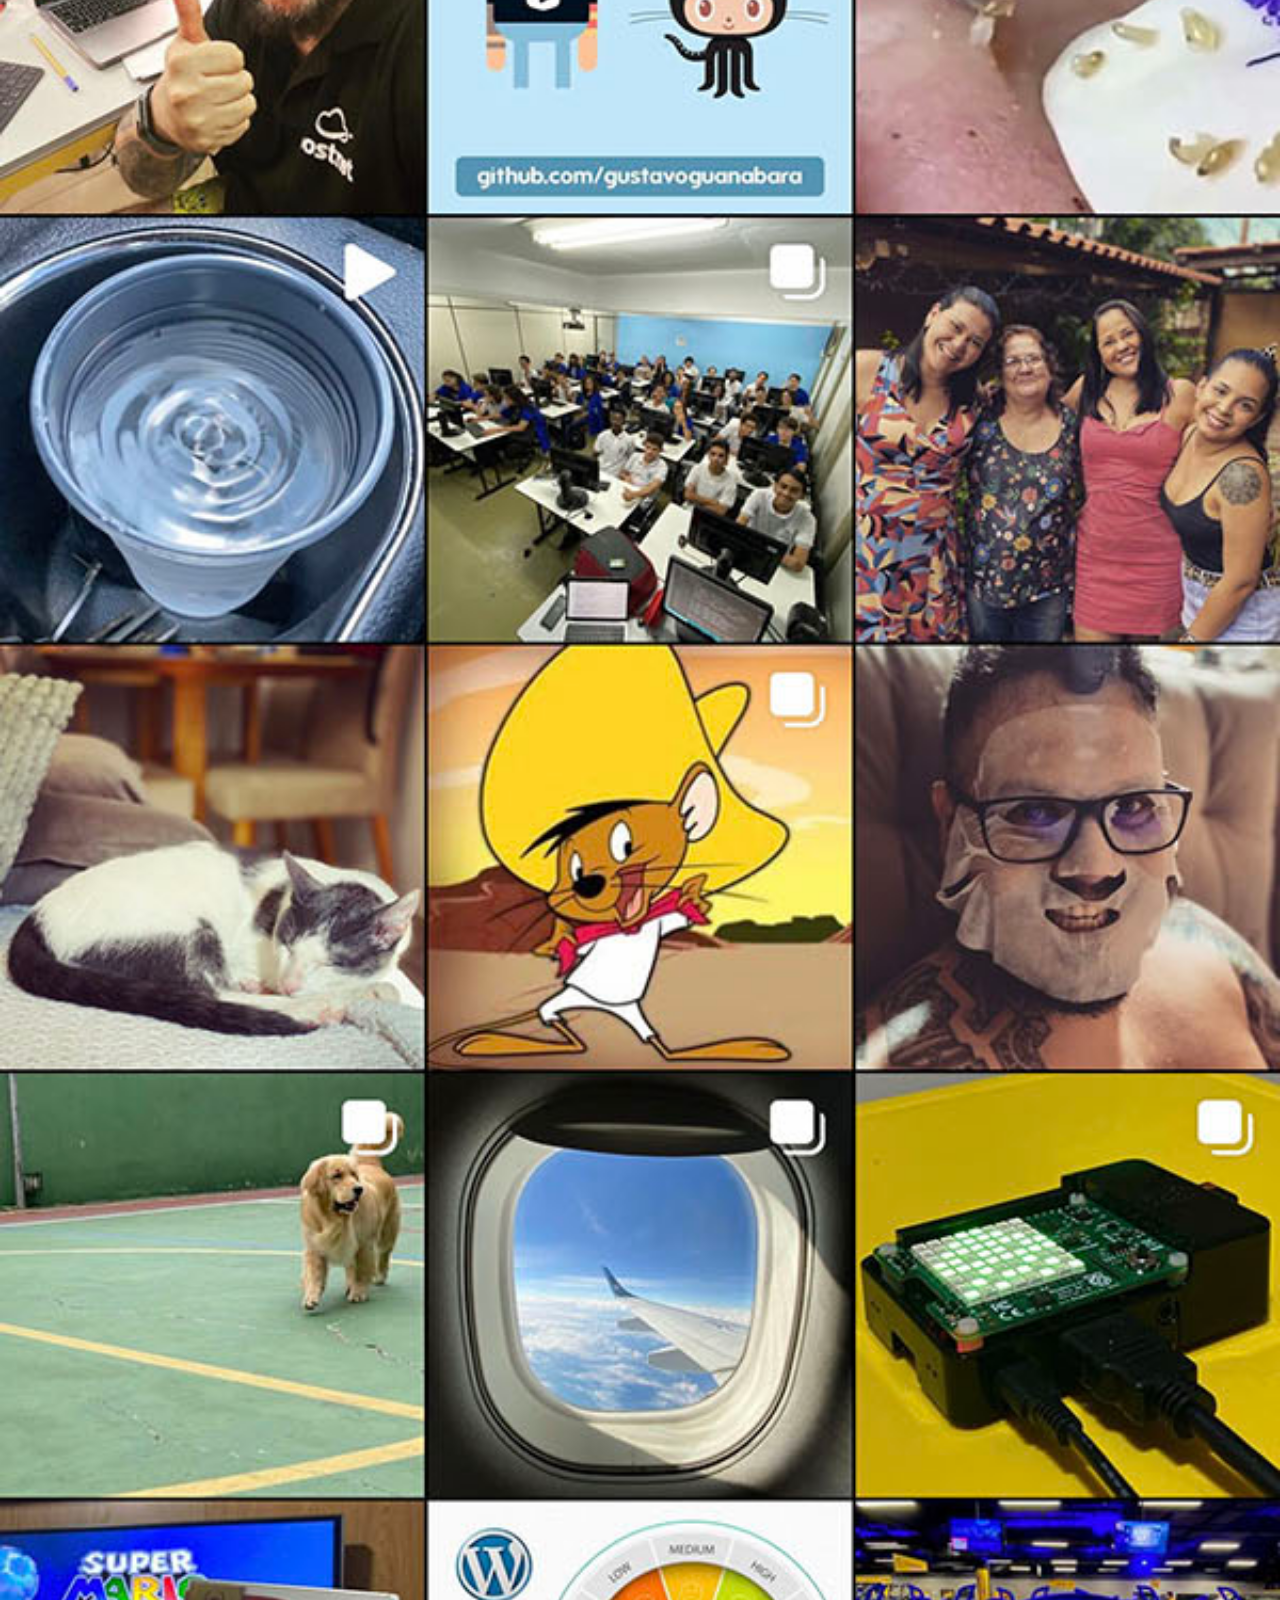
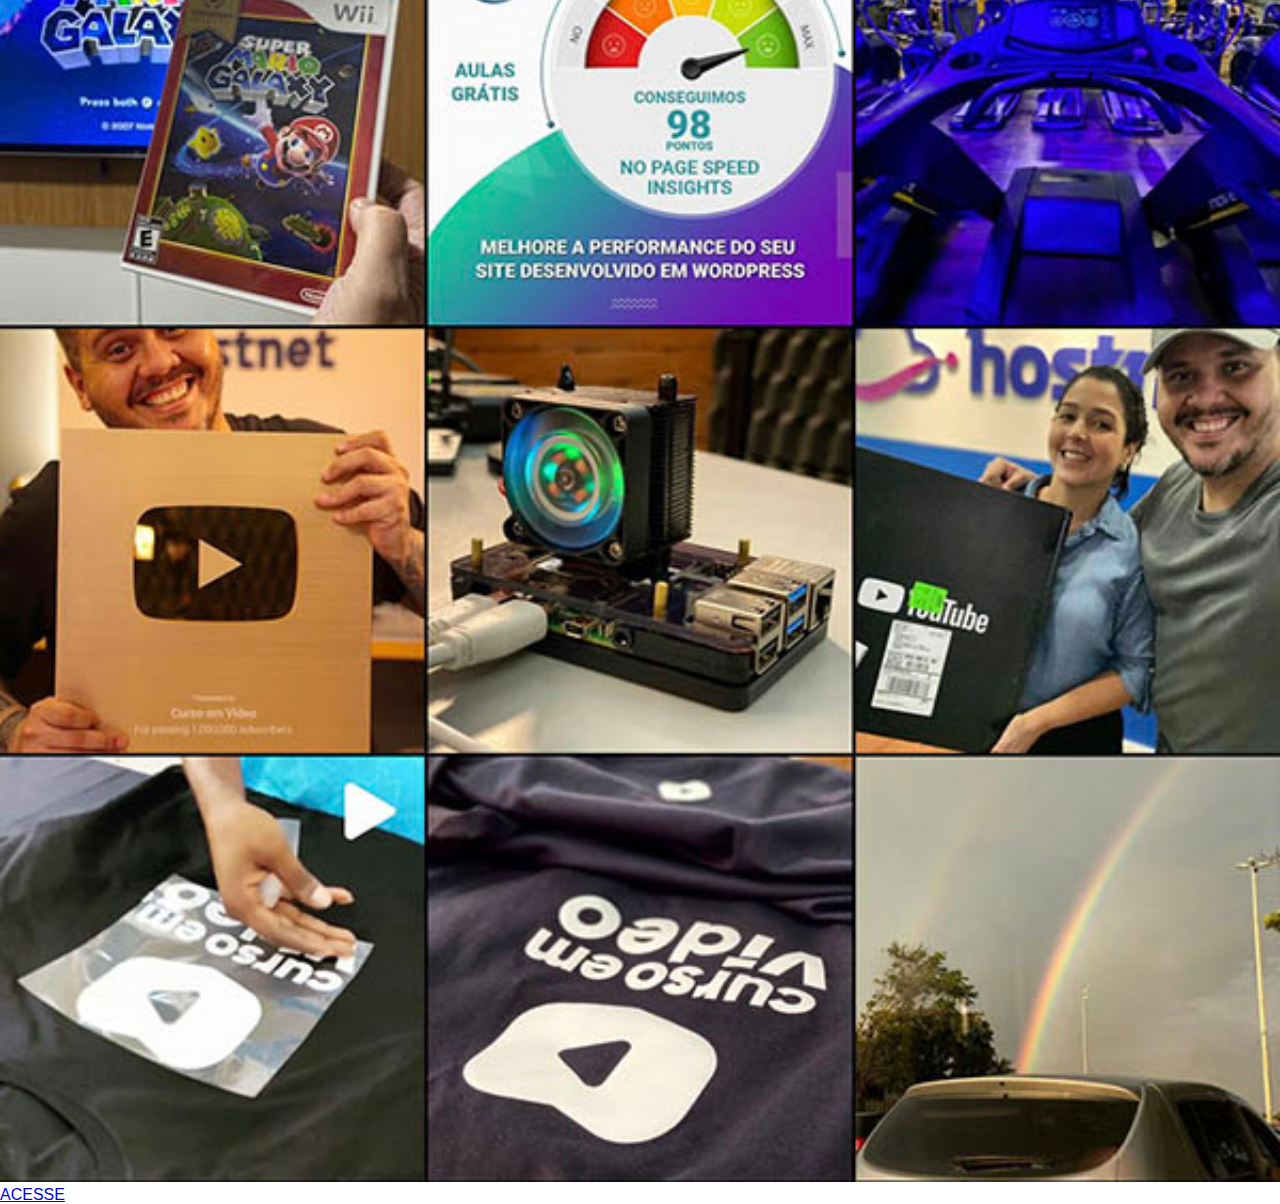
<file: instagram.html>
<!DOCTYPE html>
<html lang="pt-br">
<head>
    <meta charset="UTF-8">
    <meta name="viewport" content="width=device-width, initial-scale=1.0">
    <title>Instagram</title>
    <style>
        * {
            margin: 0px;
            padding: 0px;
            font-family: Arial, Helvetica, sans-serif;
        }

        ::-webkit-scrollbar {
            width: 0px;
            height: 0px;
        }

        img {
            width: 100vw;
        }

    </style>
</head>
<body>
    <img src="imagens/tela-instagram.jpg" alt="Instagram">
    <a href="https://www.instagram.com/priv.jpmarquess/">ACESSE</a>
</body>
</html>
</file>
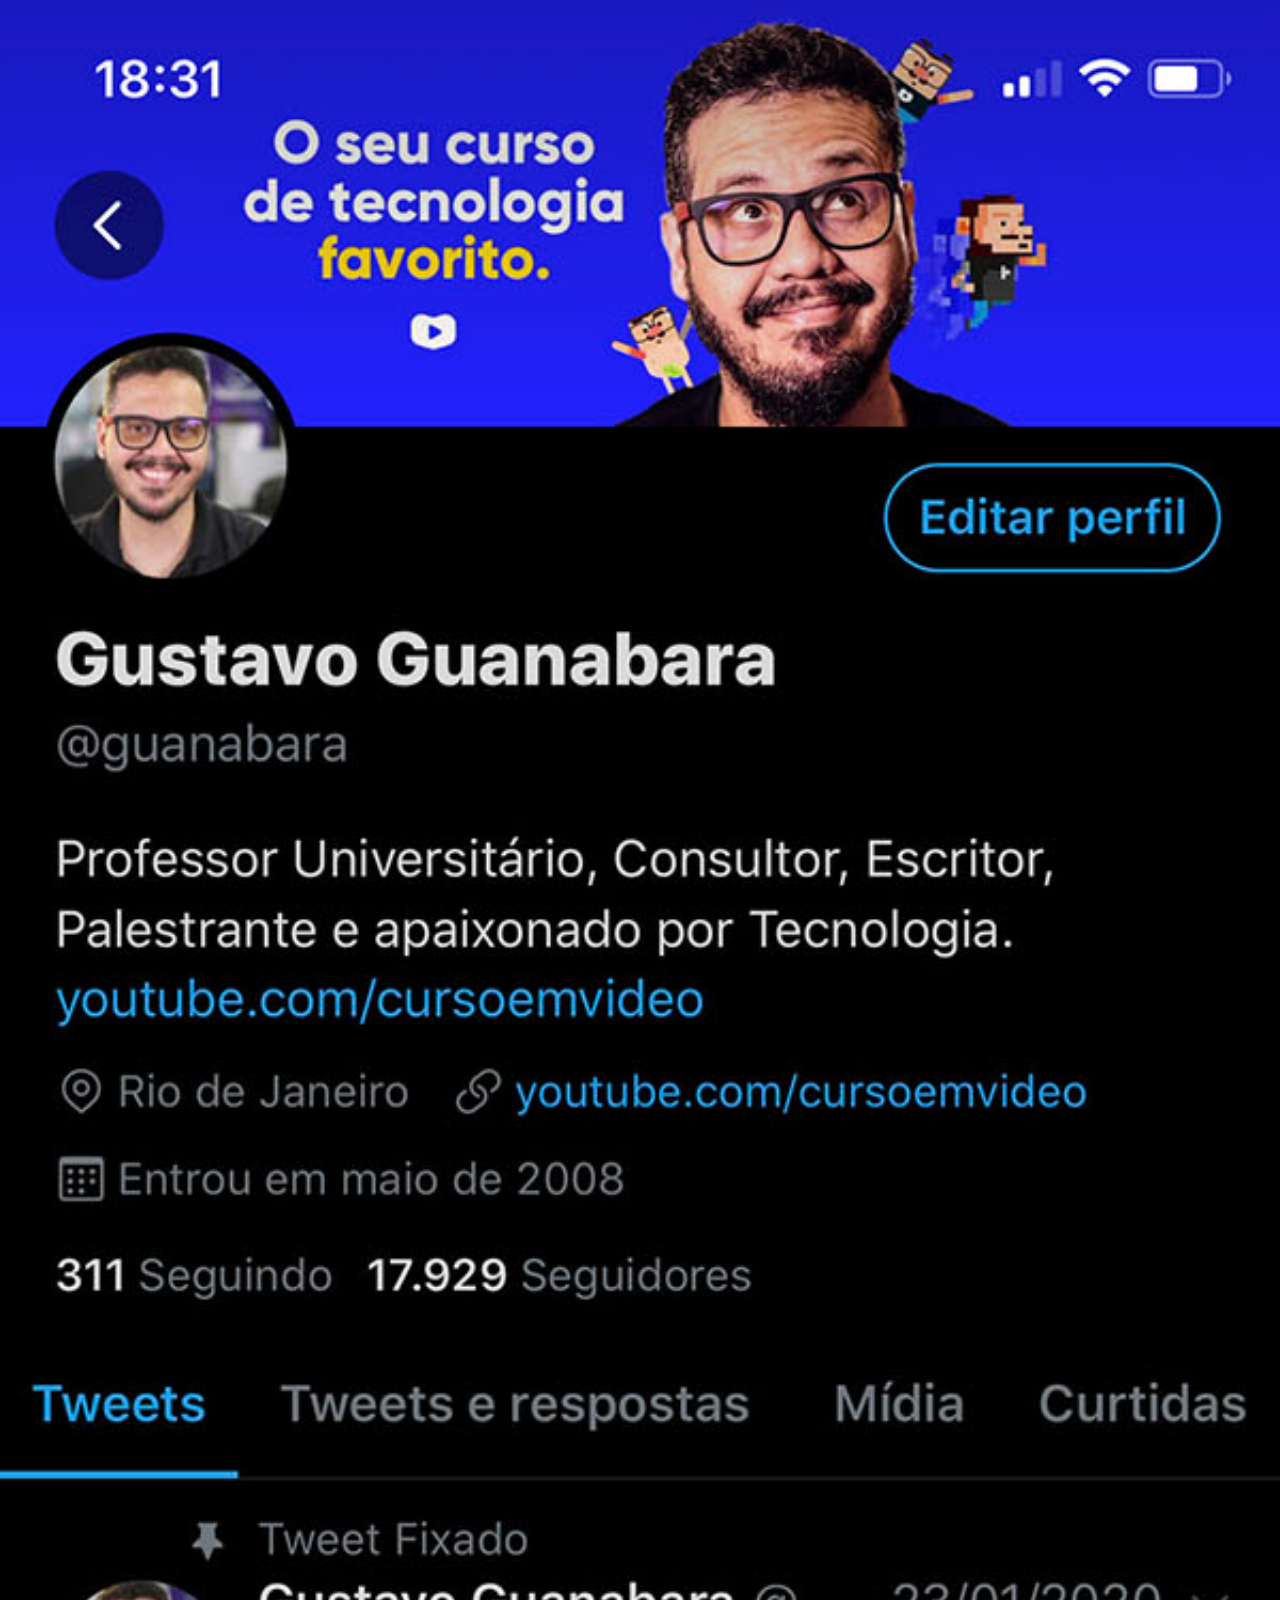
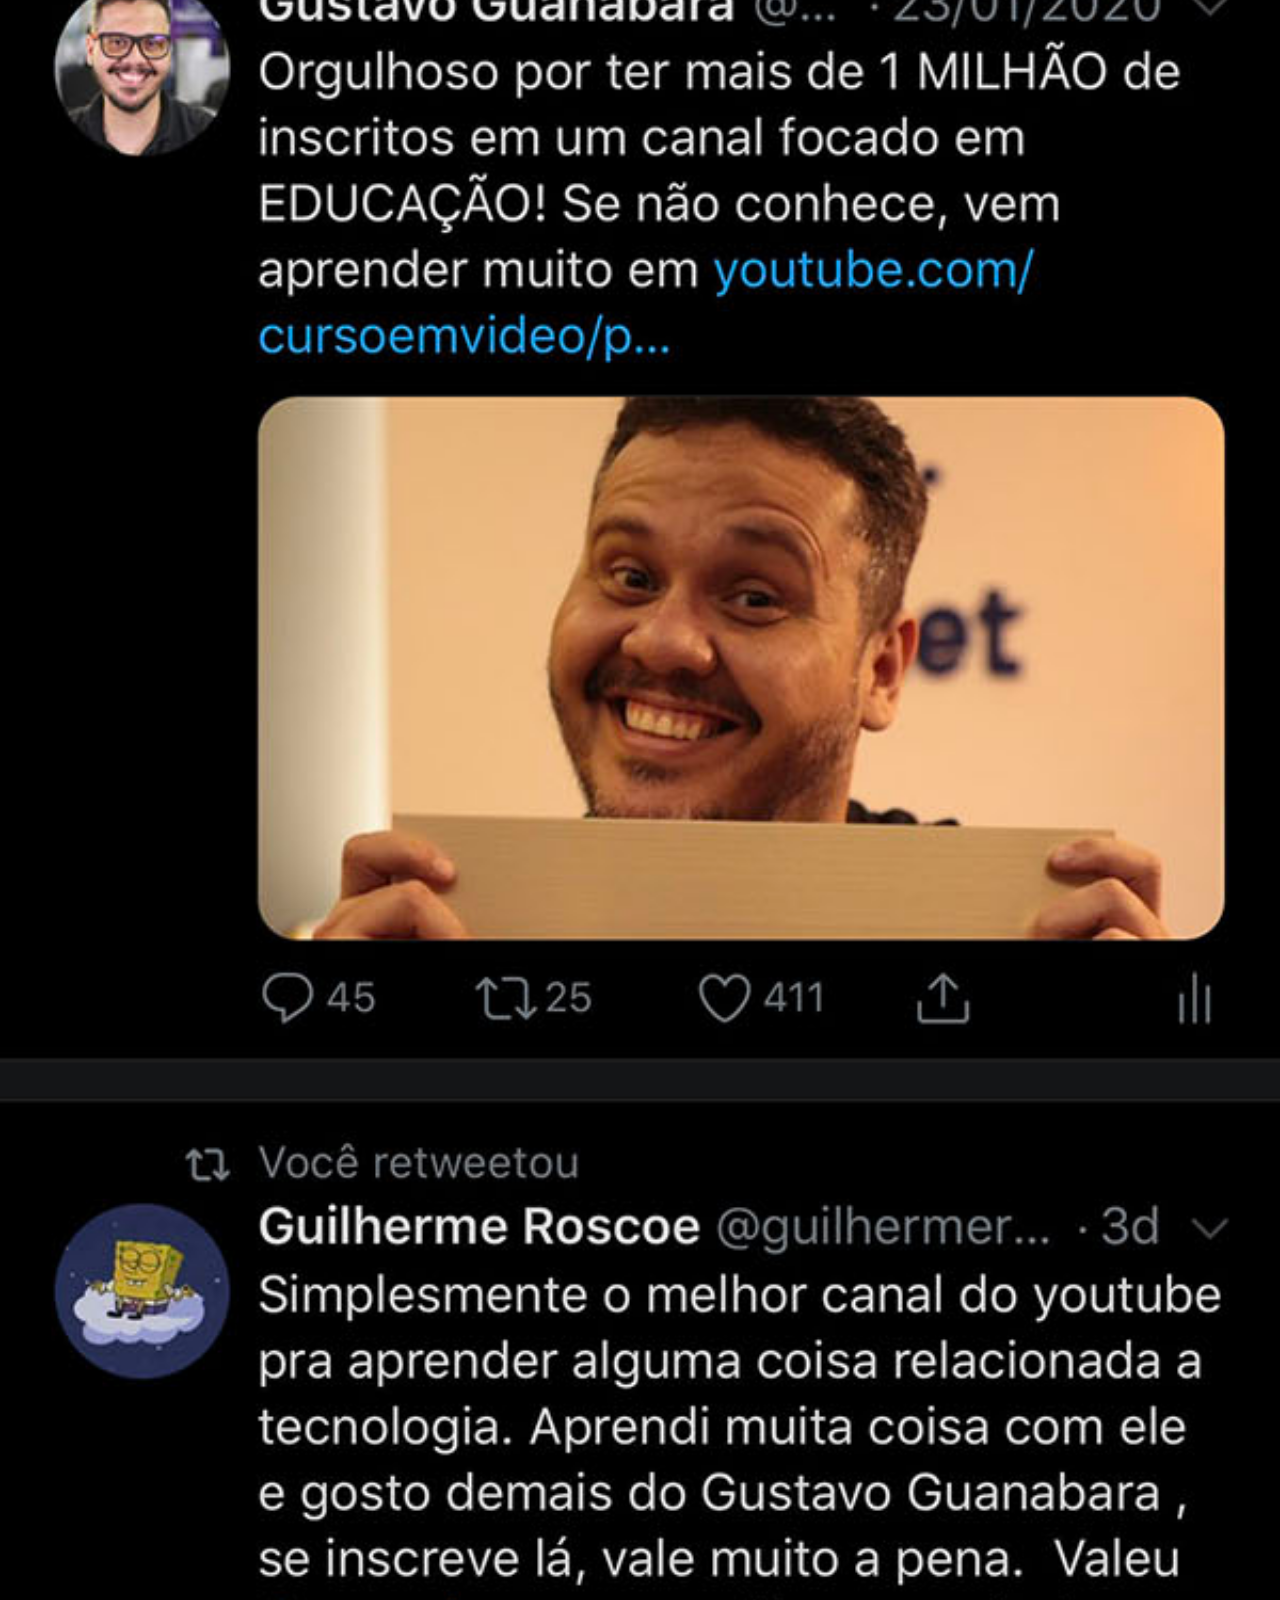
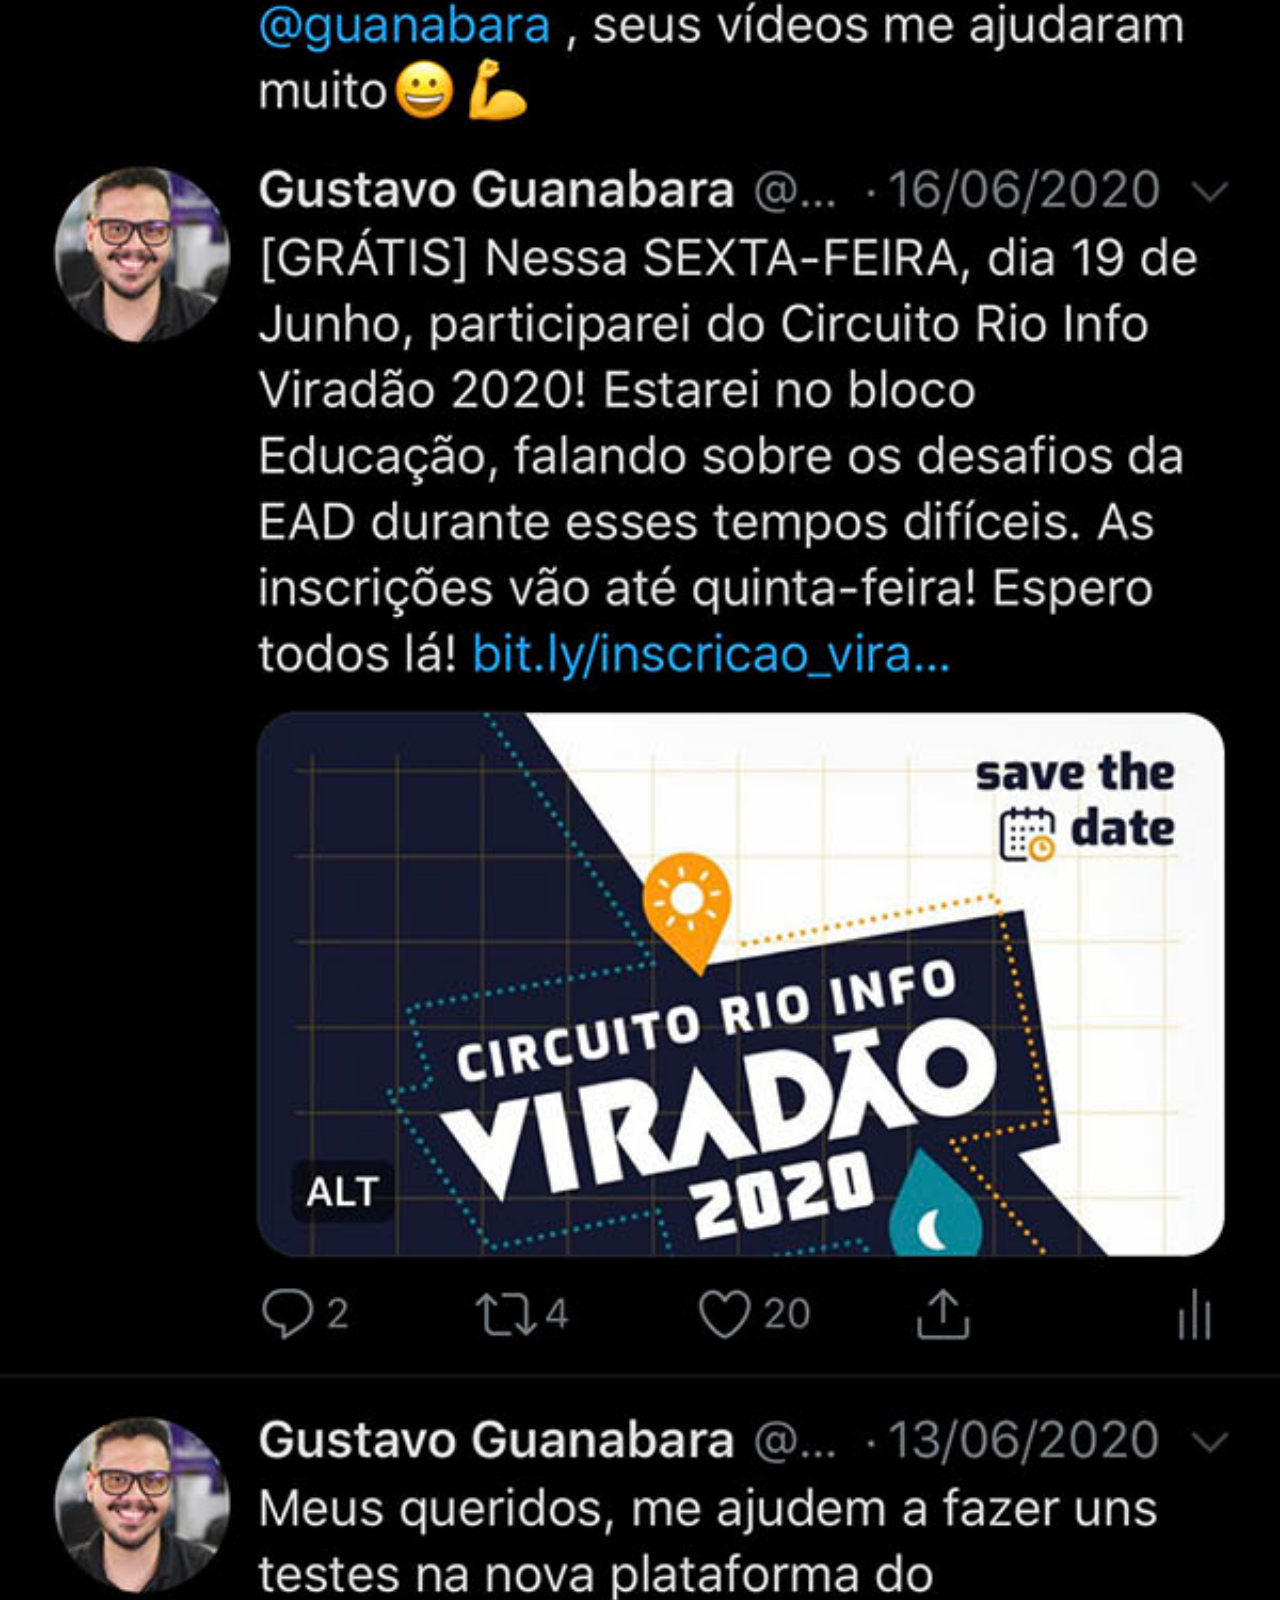
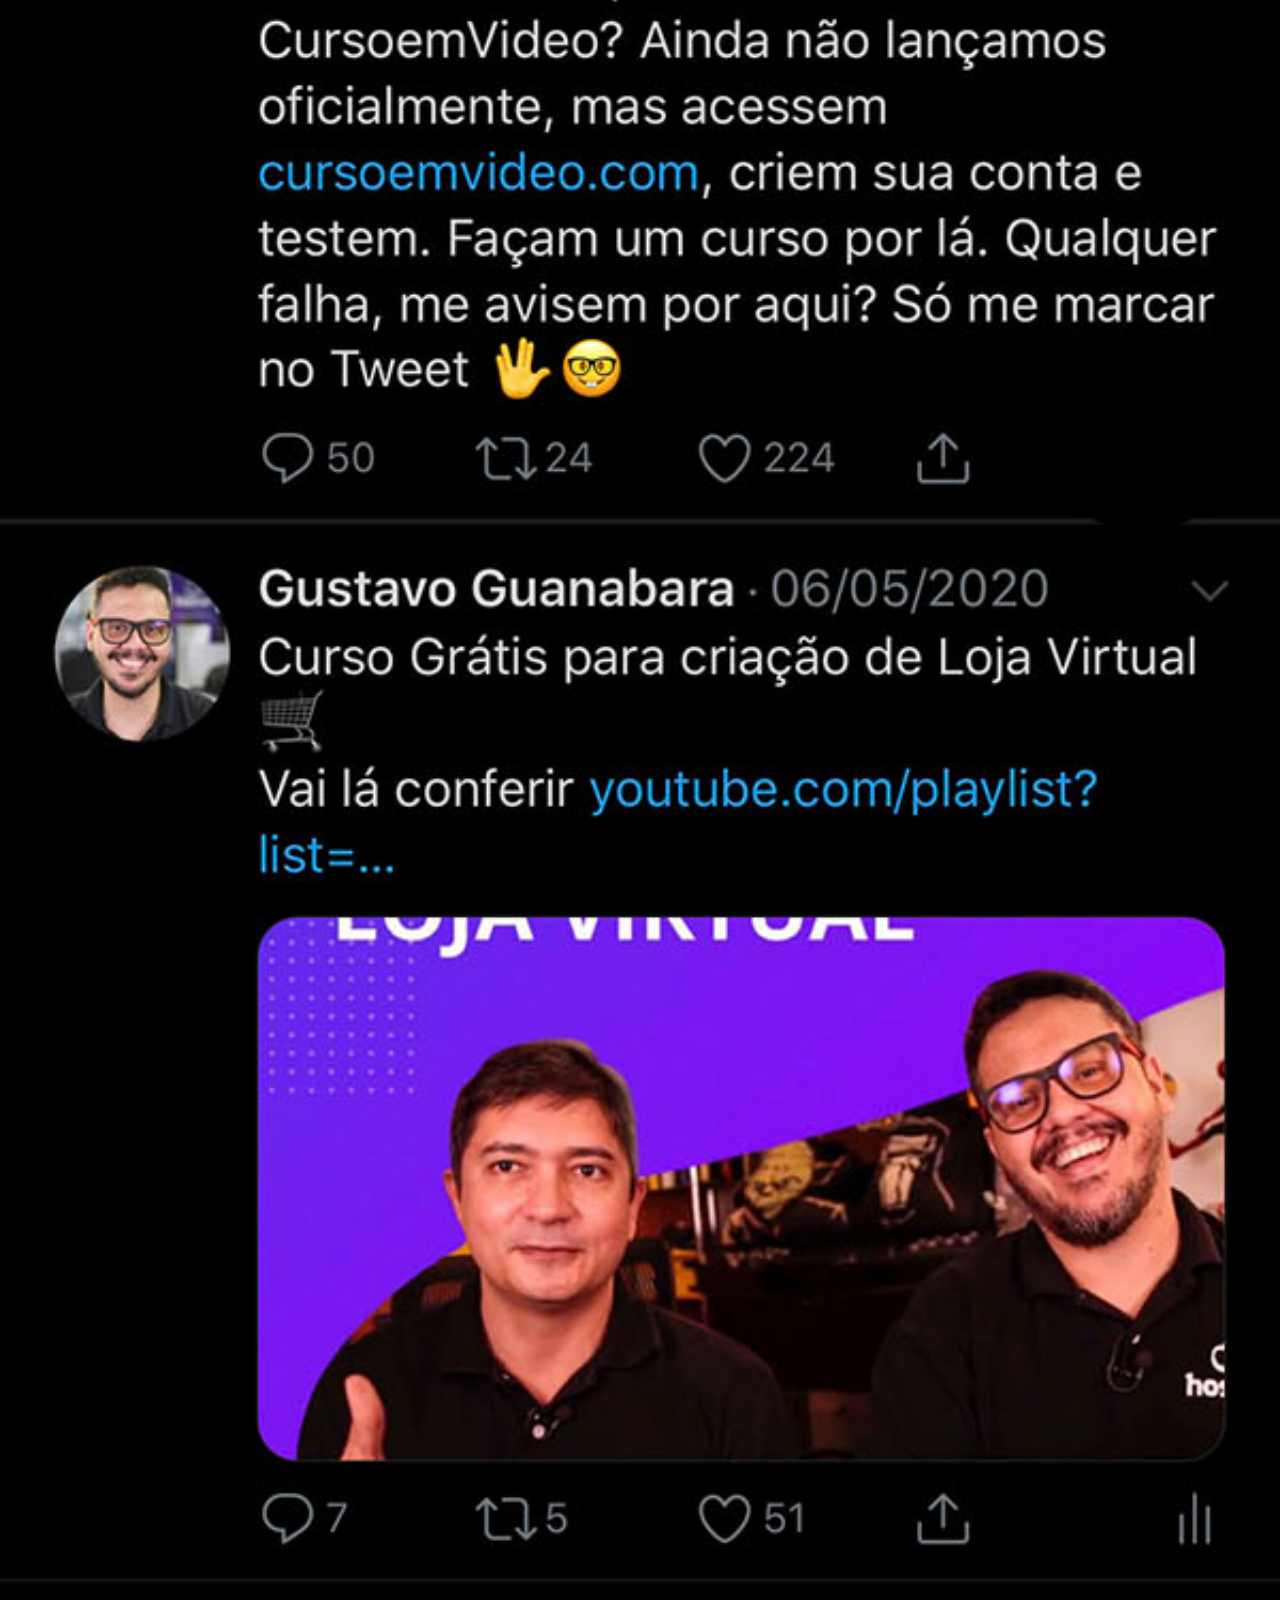
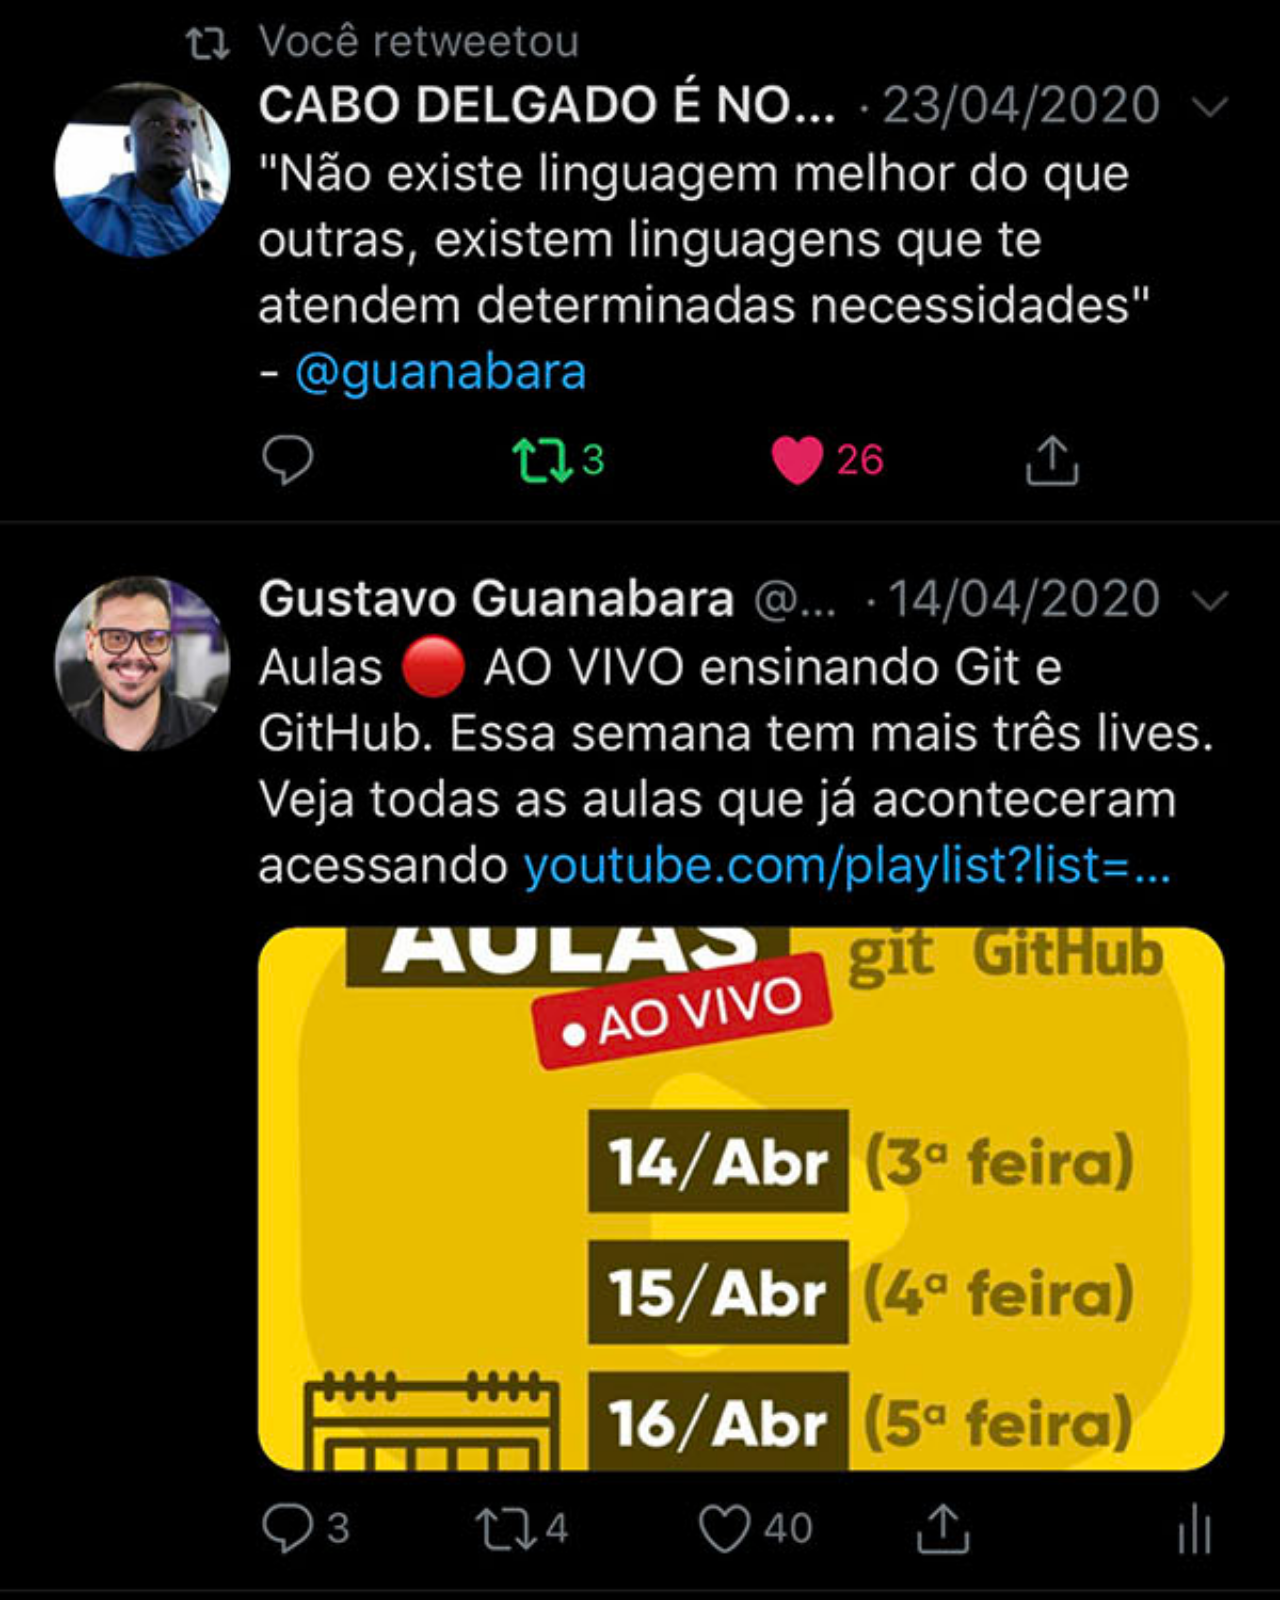
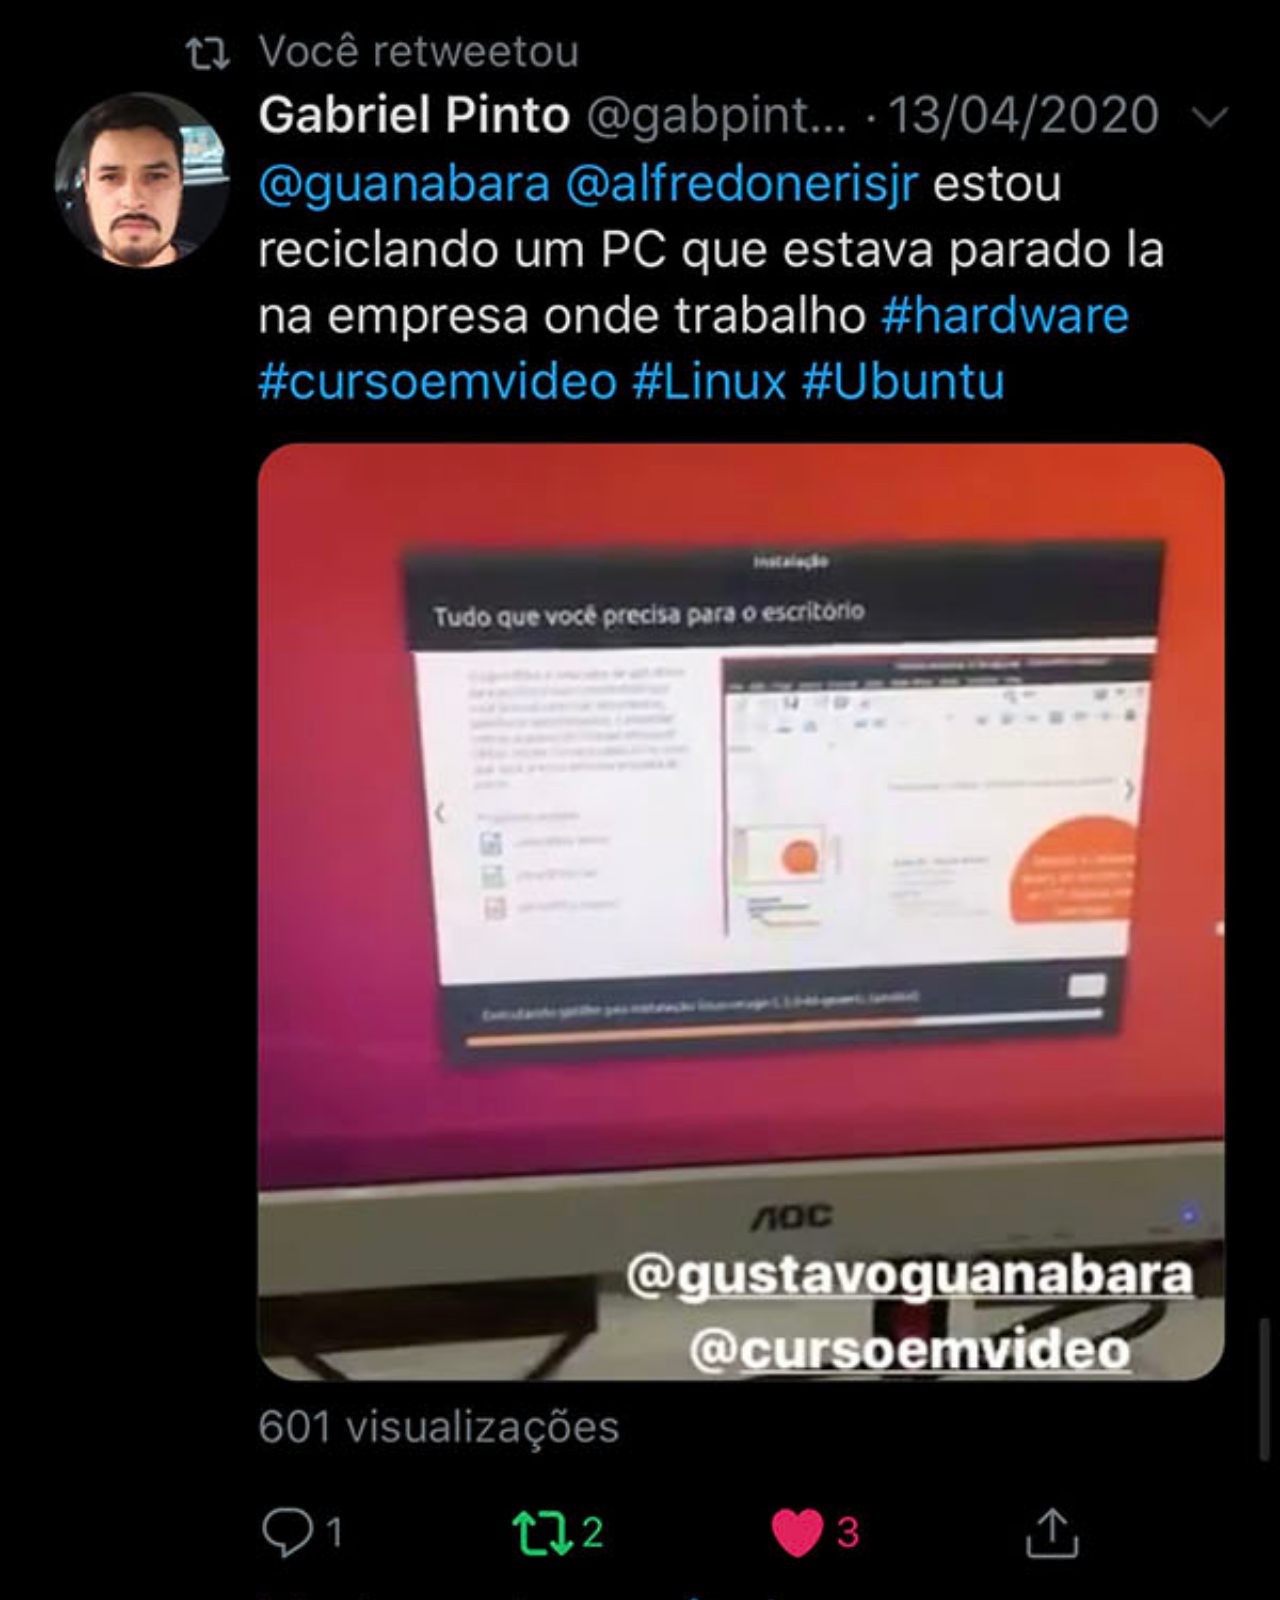
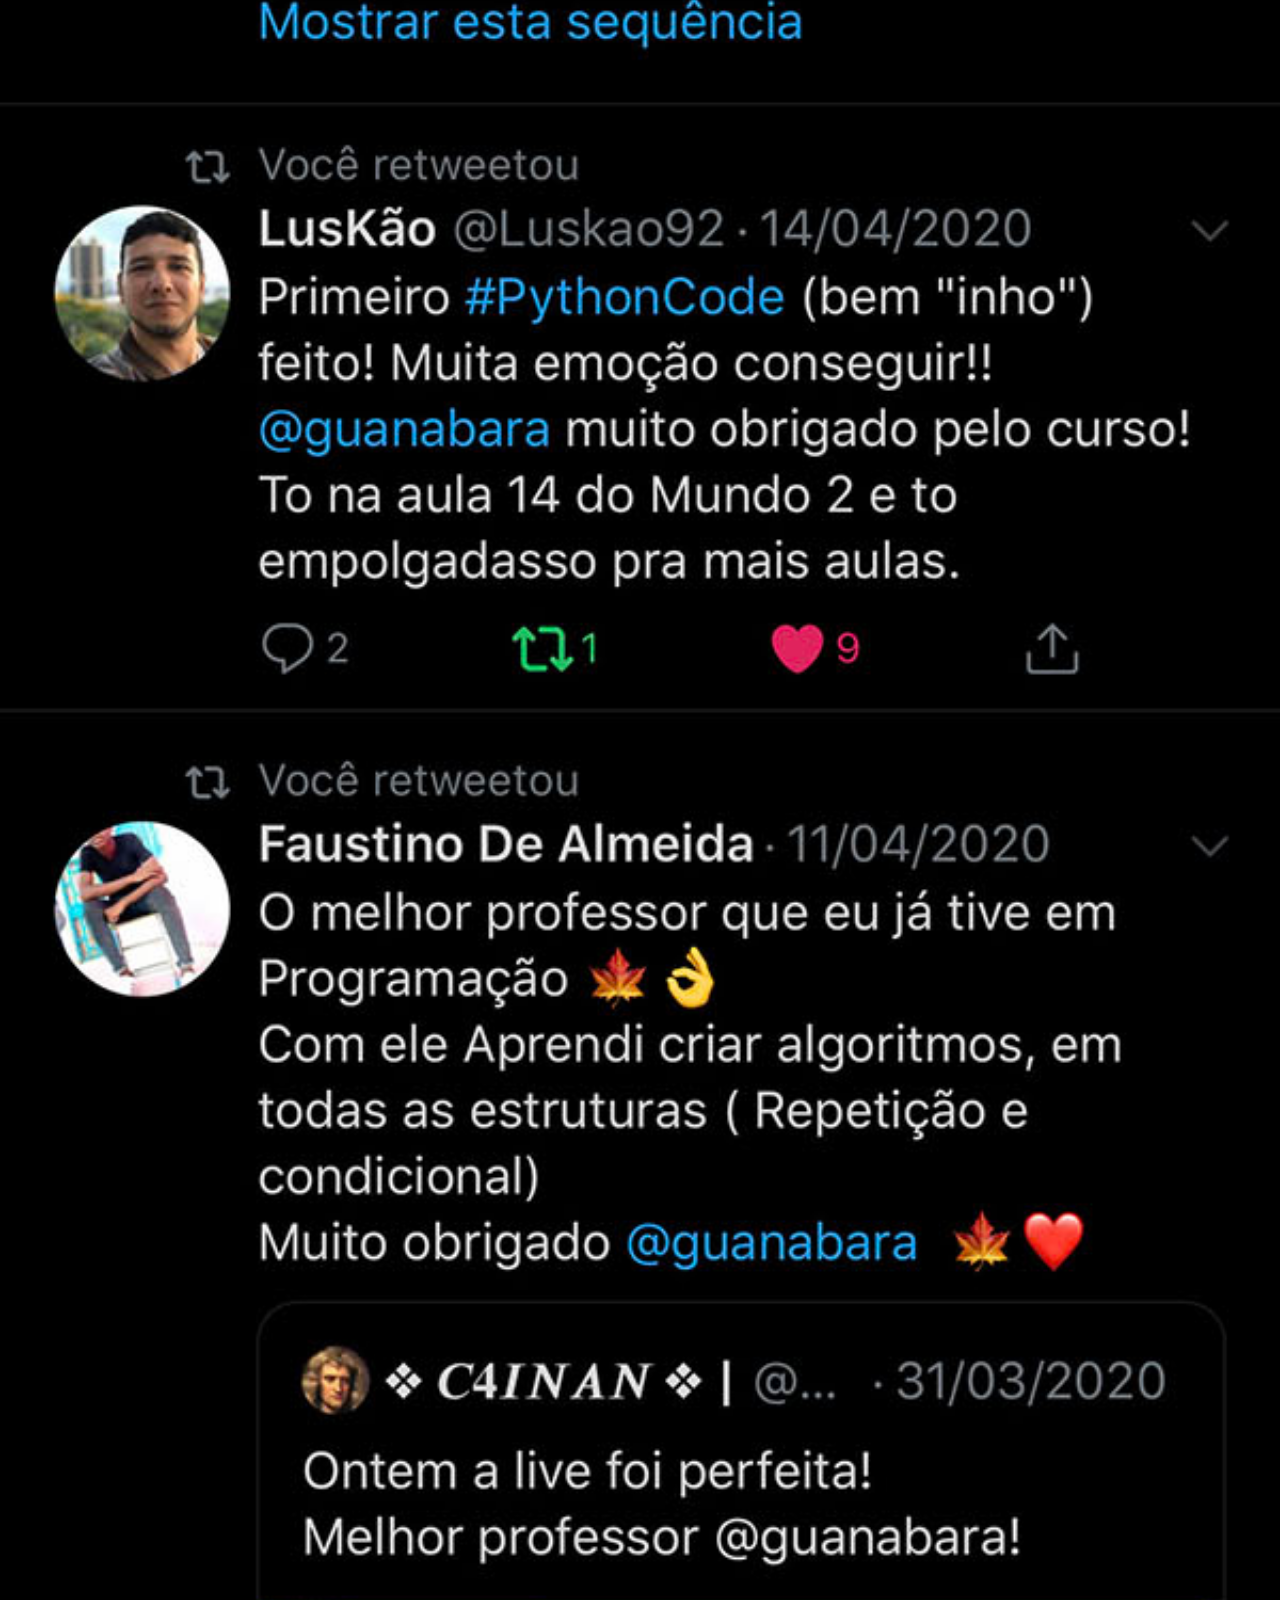
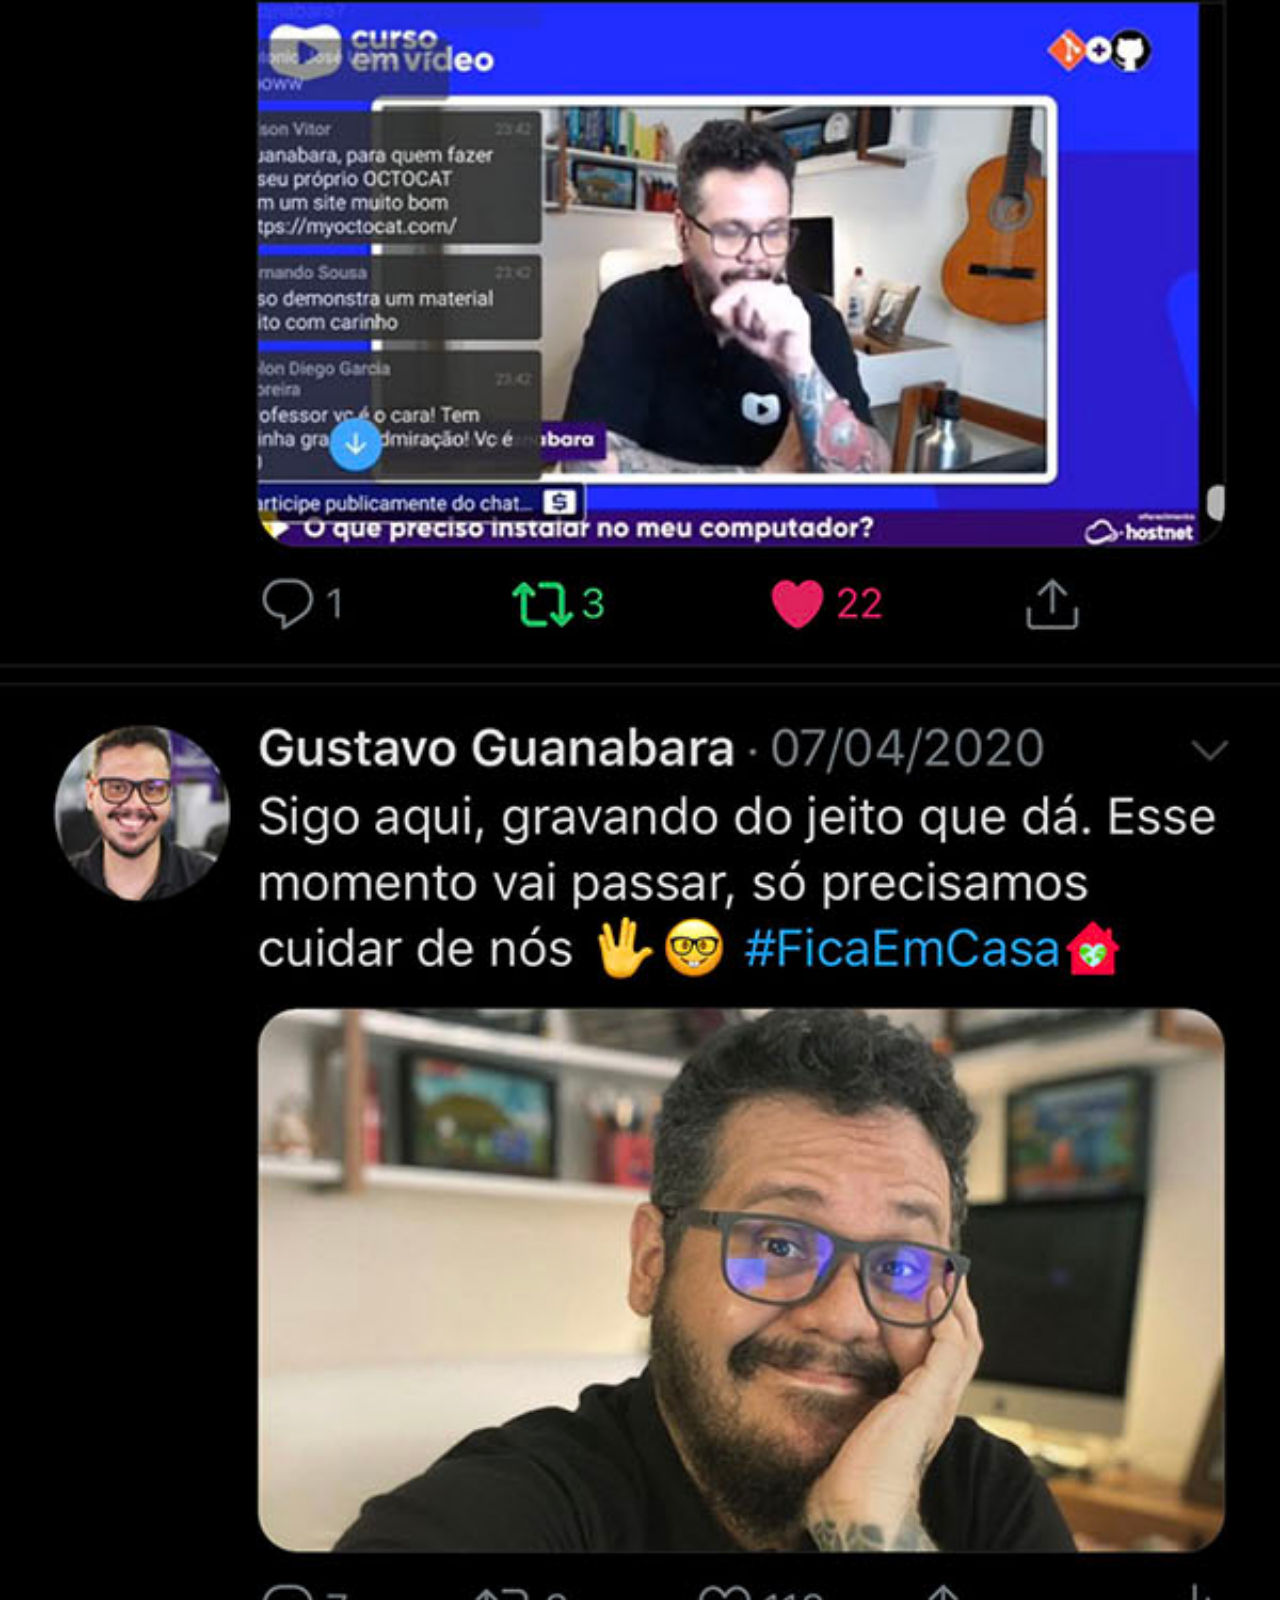
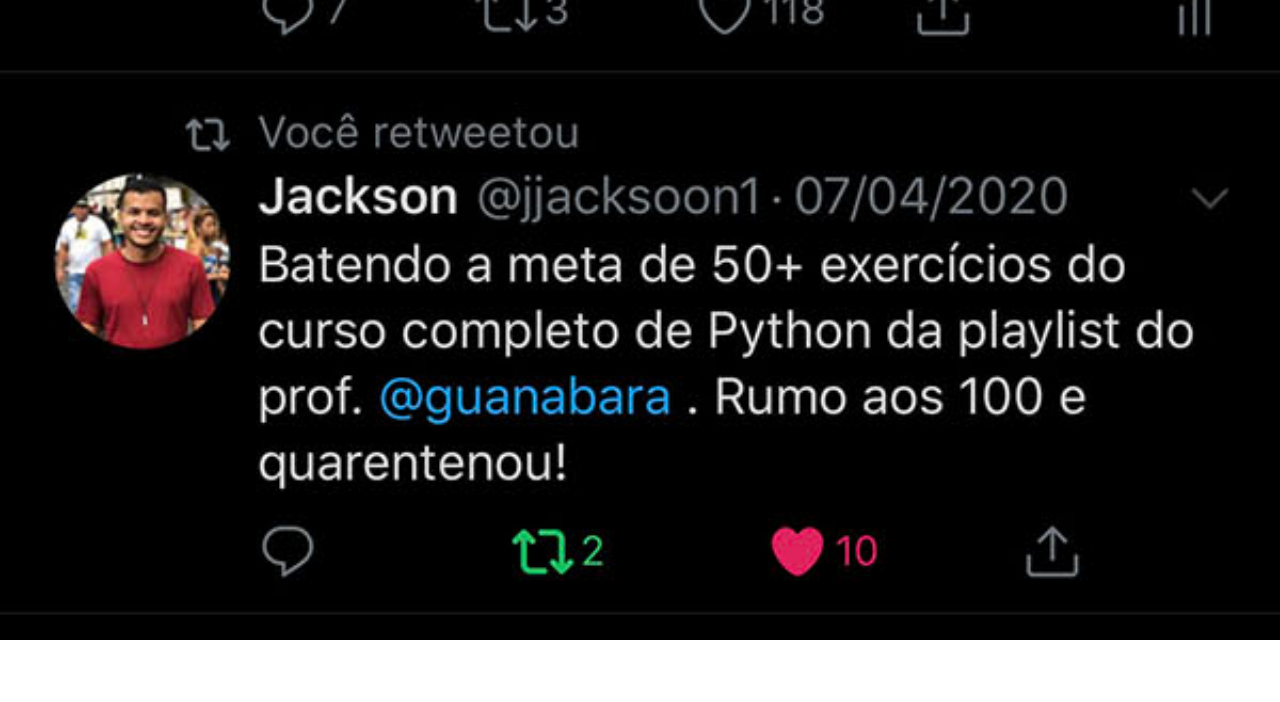
<file: twitter.html>
<!DOCTYPE html>
<html lang="pt-br">
<head>
    <meta charset="UTF-8">
    <meta name="viewport" content="width=device-width, initial-scale=1.0">
    <title>Twitter</title>
    <style>
        * {
            margin: 0px;
            padding: 0px;
            font-family: Arial, Helvetica, sans-serif;         
        }

        ::-webkit-scrollbar {
            width: 0px;
            height: 0px;
        }

        img {
            width: 100vw;
        }

        a {
            padding: 20px;
            display: block;
            text-align: center;
            color: white;
        }
    </style>
</head>
<body>
    <img src="imagens/tela-twitter.jpg" alt="Twitter">
    <a href="https://x.com/home">ACESSE</a>
</body>
</html>
</file>
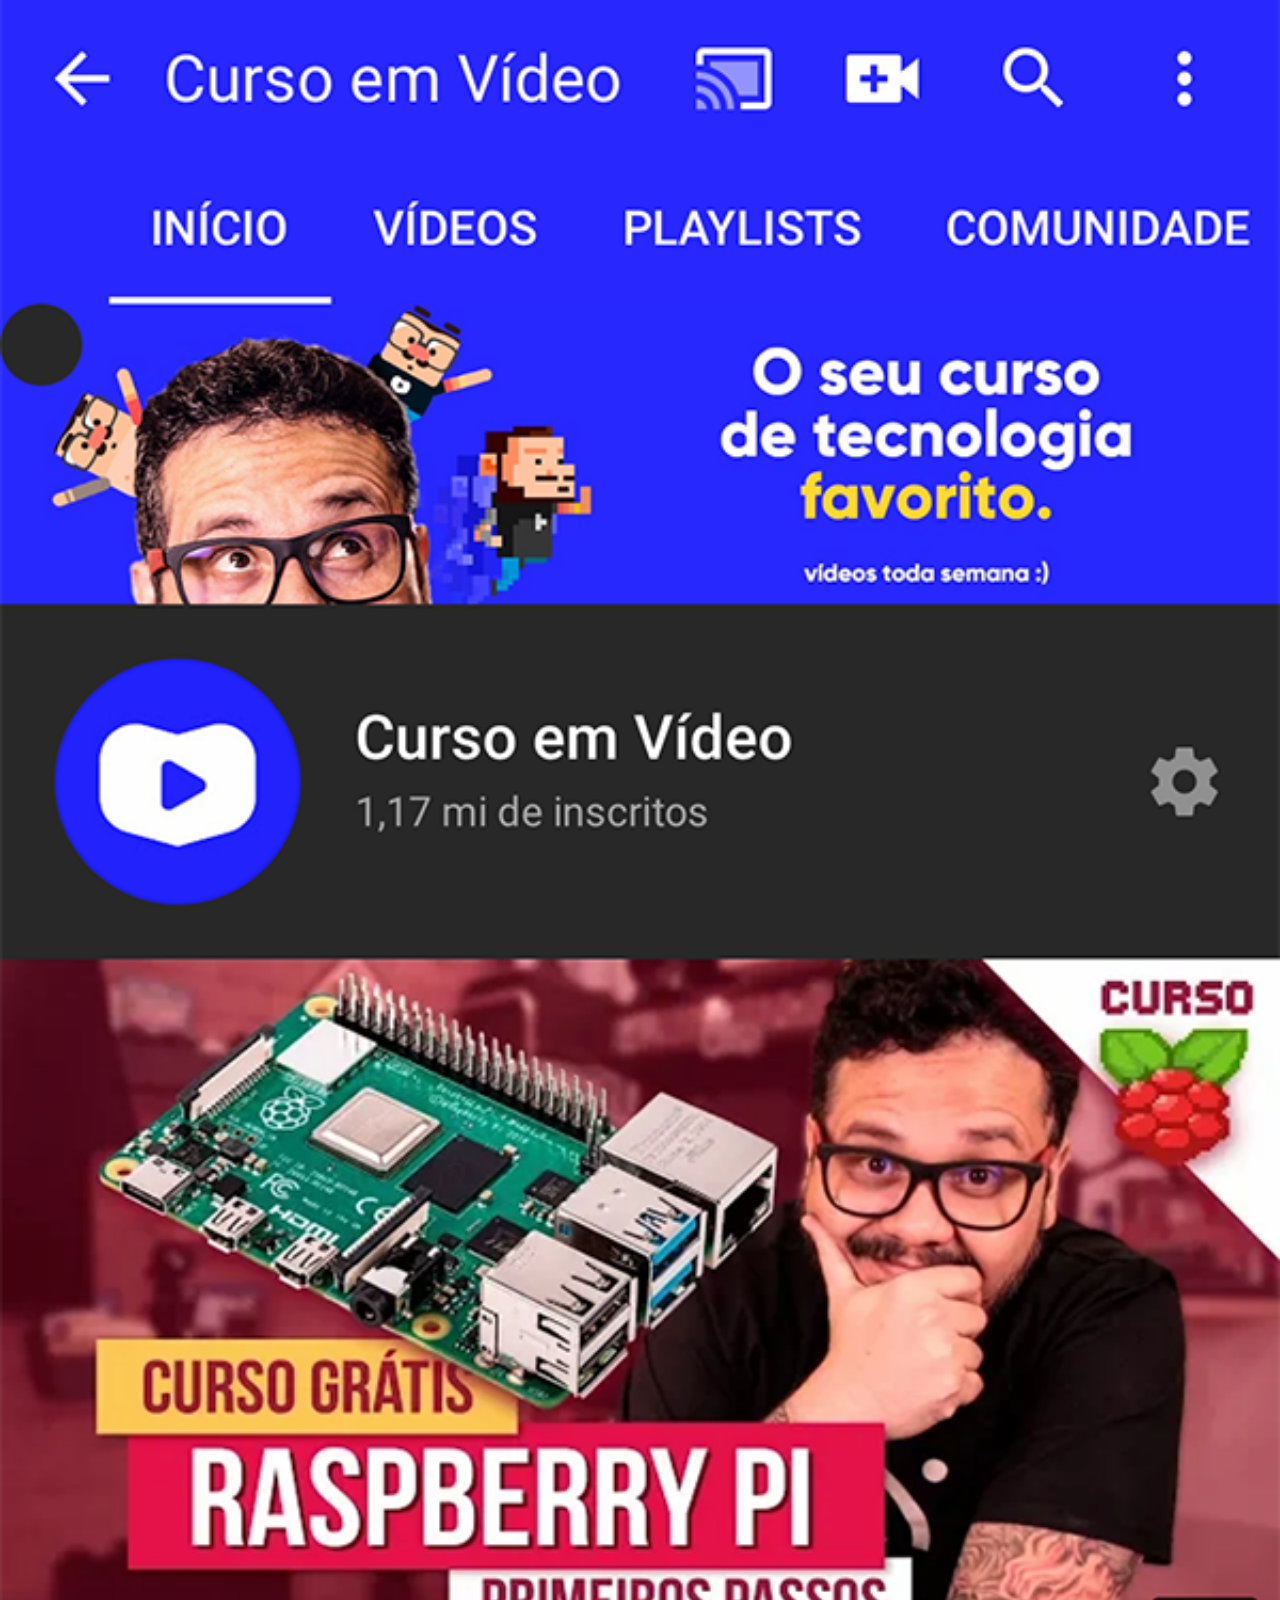
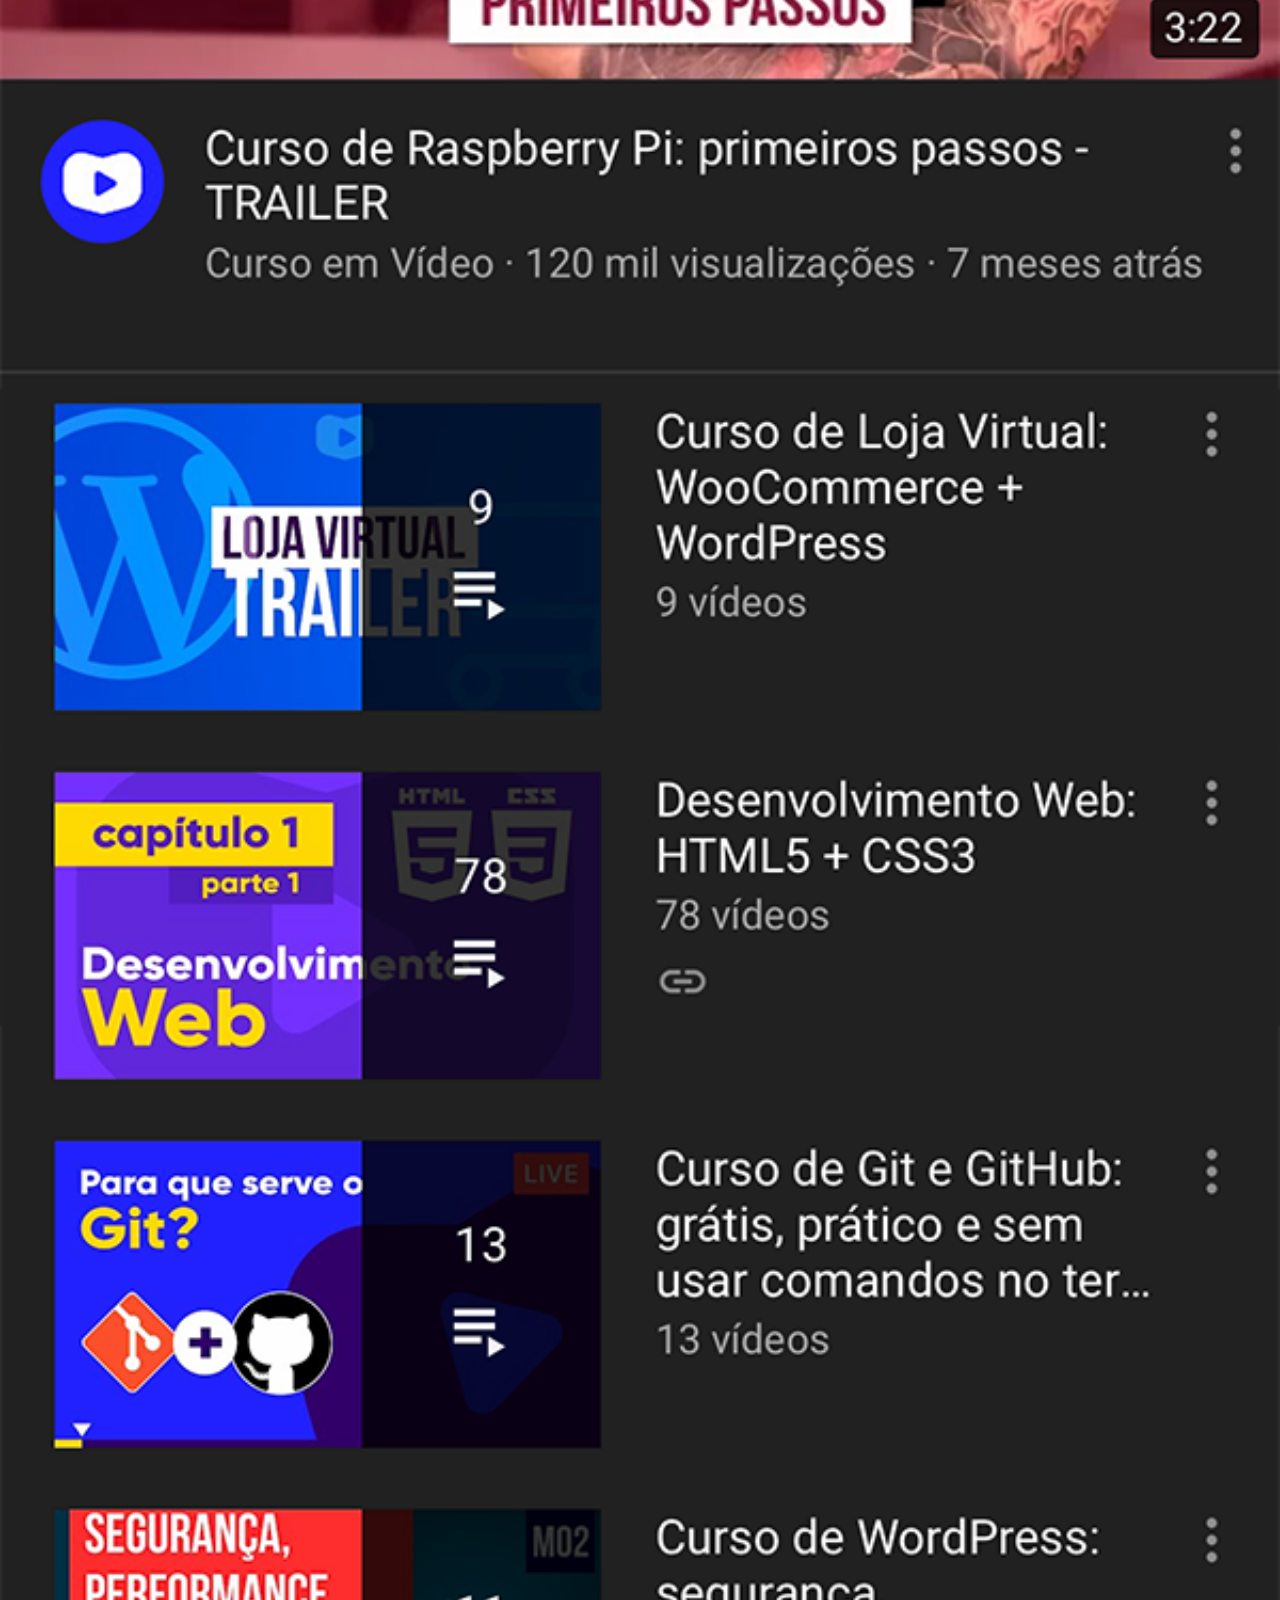
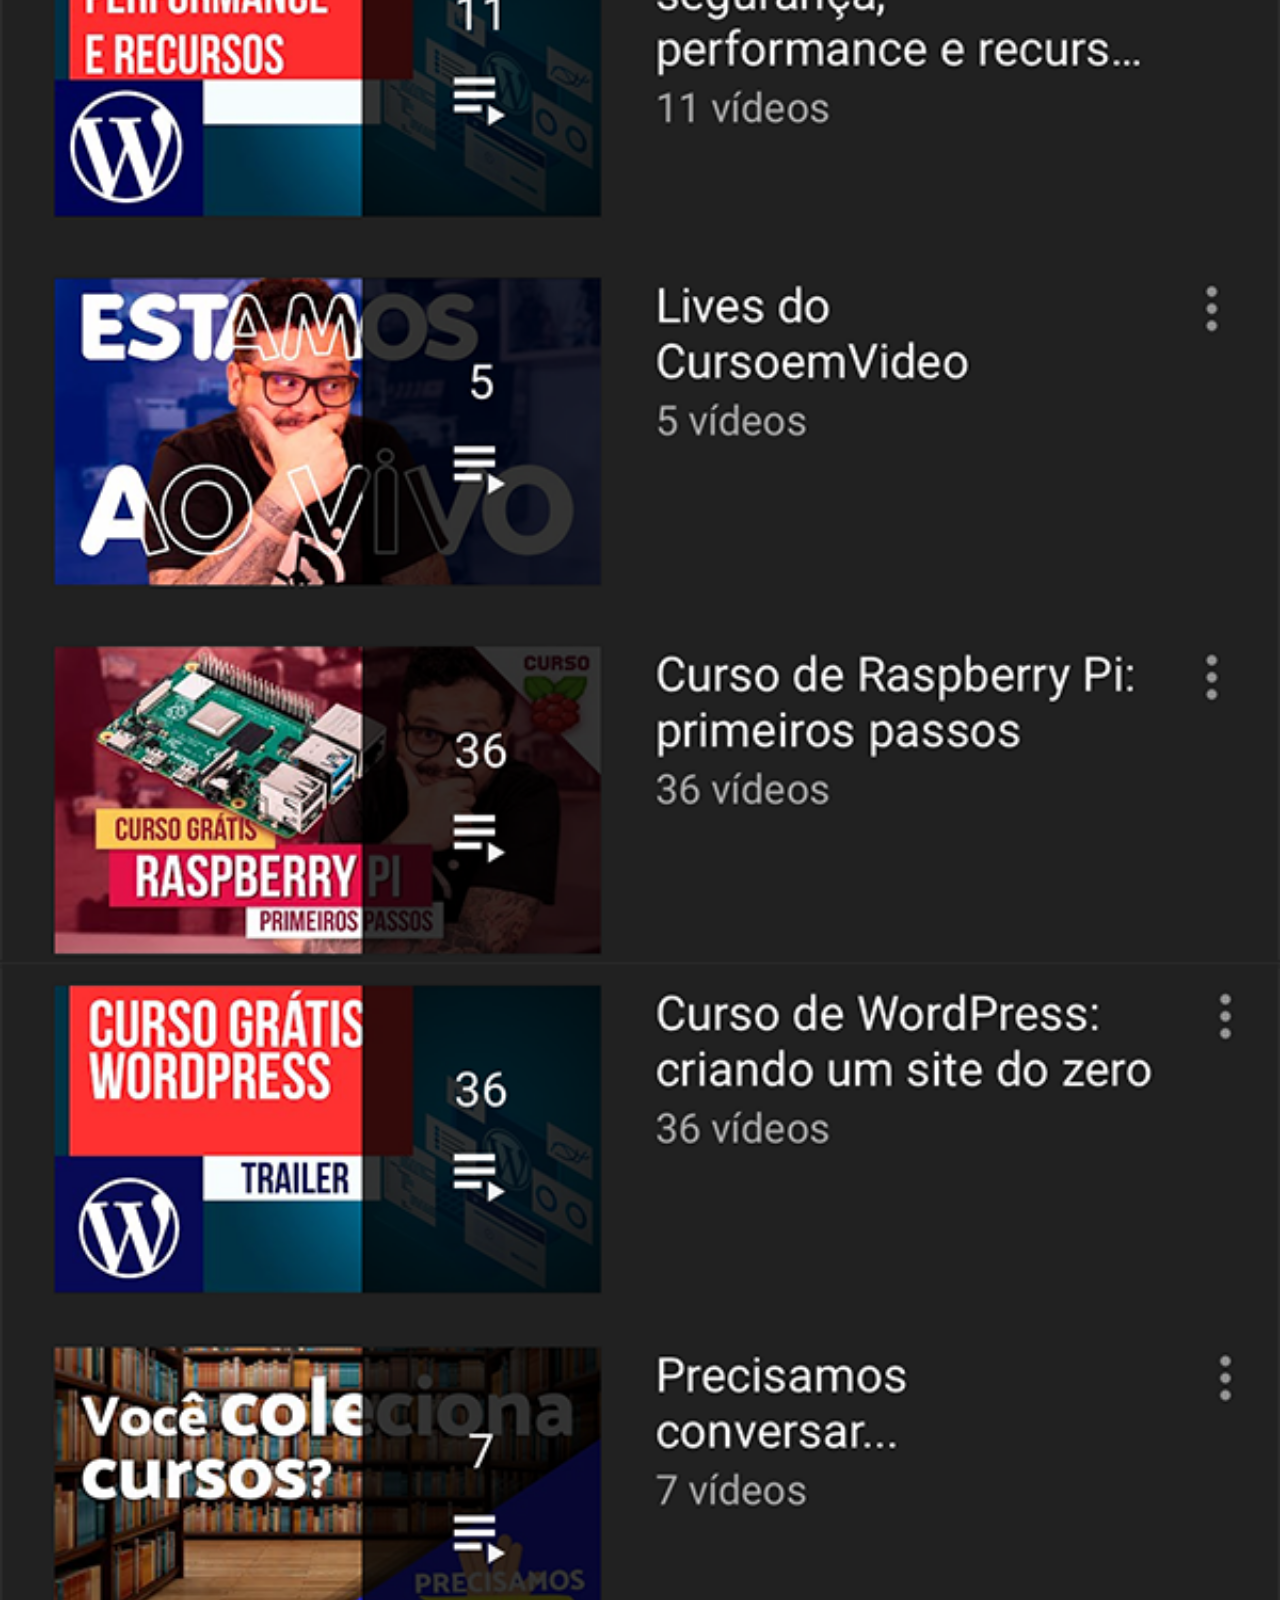
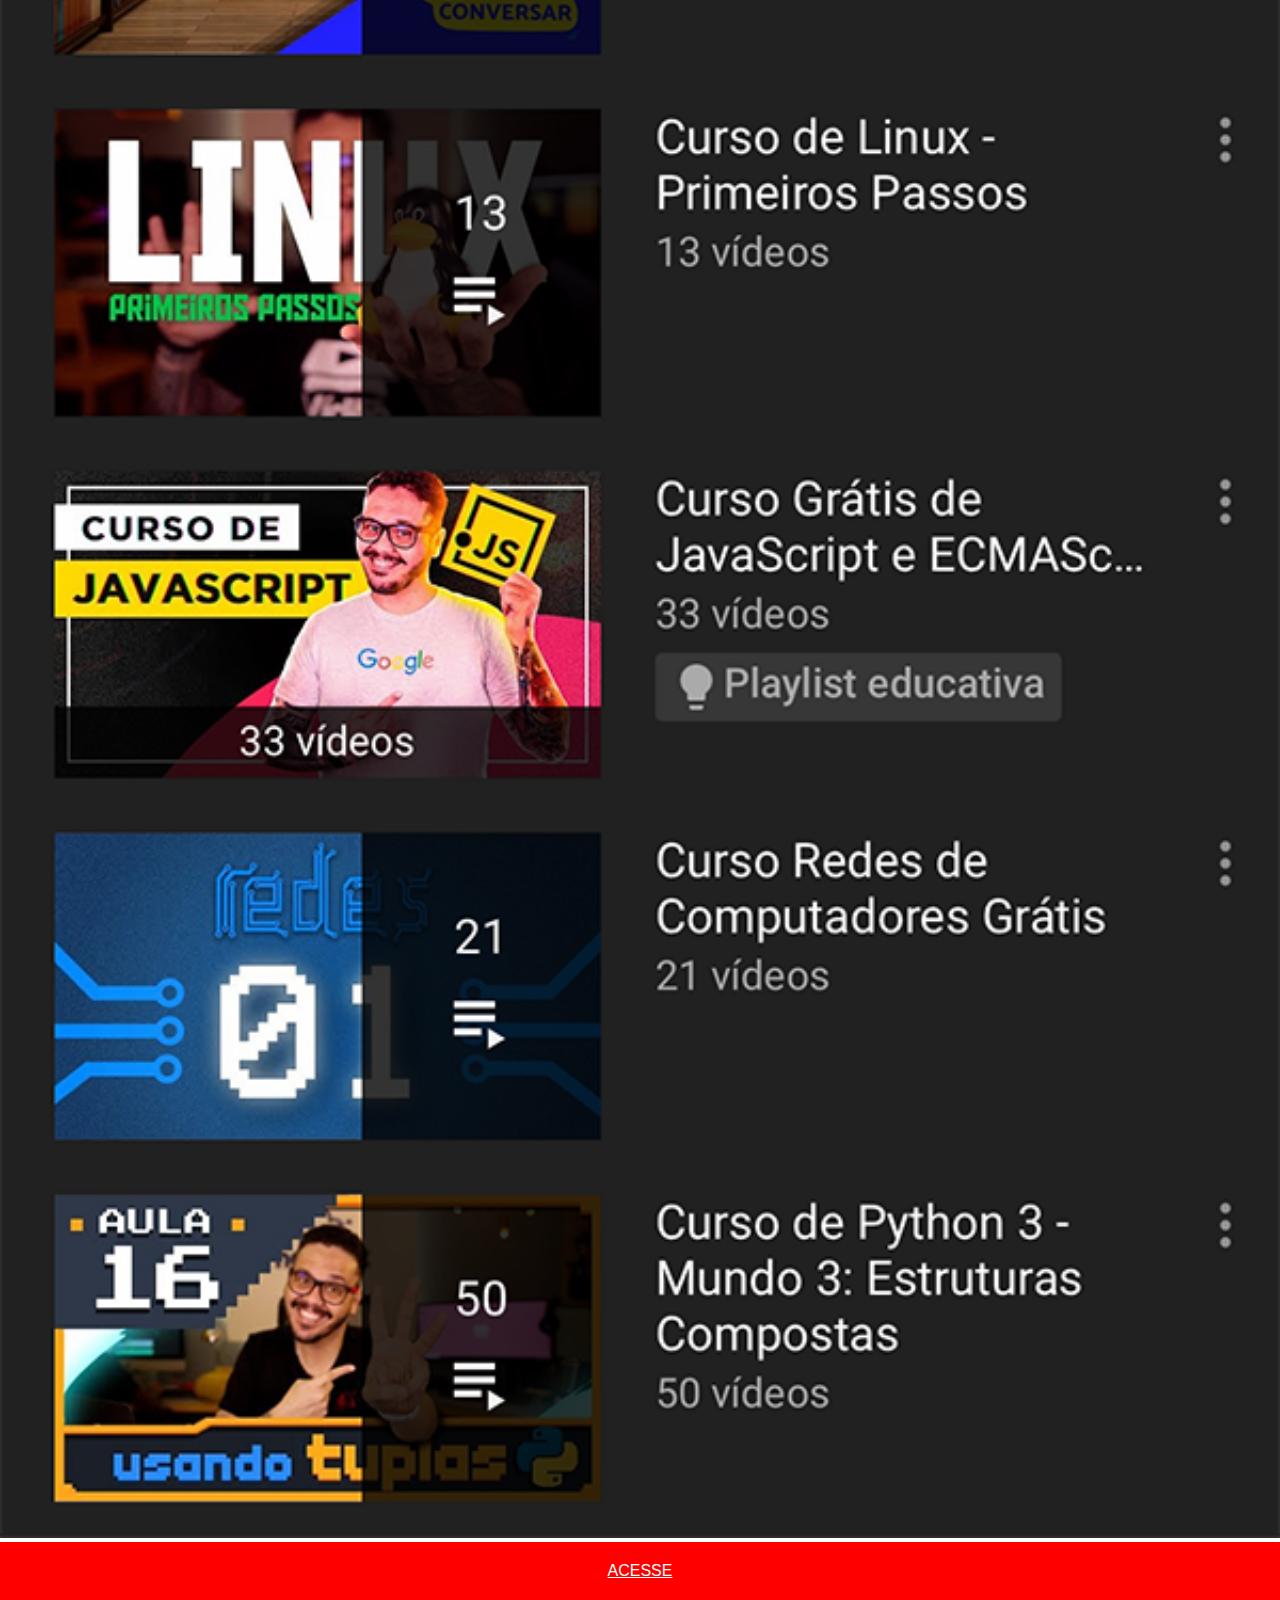
<file: youtube.html>
<!DOCTYPE html>
<html lang="pt-br">
<head>
    <meta charset="UTF-8">
    <meta name="viewport" content="width=device-width, initial-scale=1.0">
    <title>Youtube</title>
    <style>
        * {
            margin: 0px;
            padding: 0px;
            font-family: Arial, Helvetica, sans-serif;
        }

        ::-webkit-scrollbar {
            width: 0px;
            height: 0px;
        }

        img {
            width: 100vw;
        }

        a {
            padding: 20px;
            text-align: center;
            background-color: red;
            color: white;
            display: block;
        }
    </style>
</head>
<body>
    <img src="imagens/tela-youtube.png" alt="Youtube">
    <a href="https://www.youtube.com/@MCGORILA">ACESSE</a>
</body>
</html>
</file>
<file: style.css>
@charset "UTF-8";

* {
    margin: 0px;
    padding: 0px;

}

body, html {
    height: 100vh;
    width: 100vw;
    background-color: black;
}

body {
    background: url(imagens/fundo-madeira.jpg) no-repeat top center;
    background-size: cover;
    background-attachment: fixed;
}

main {
    height: 100vh;
    position: relative;
    
}

section#telefone {
    position: absolute;
    top: 50%;
    left: 50%;
    transform: translate(-50%, -50%);
    background: url(imagens/frame-iphone.png) no-repeat;

    height: 627px;
    width: 311px;
    
}

iframe#tela {
    position: relative;
    top: 80px;
    left: 23px;
    height: 471px;
    width: 267px;
}

section#redes-sociais {
    text-align: right;
}

section#redes-sociais img {
    width: 50px;
    height: 50px;
    margin: 10px;
    border-radius: 50%;
    box-shadow: 2px 2px 5px rgba(0, 0, 0, 0.397);
    box-sizing: border-box;
}

section#redes-sociais img:hover {
    border: 2px solid rgba(255, 255, 255, 0.842);
    transform: translate(-3px, -3px);
    box-shadow: 5px 5px 10px rgba(0, 0, 0, 0.788);
    transition: transform 0.3s, border 1s;
}
</file>
